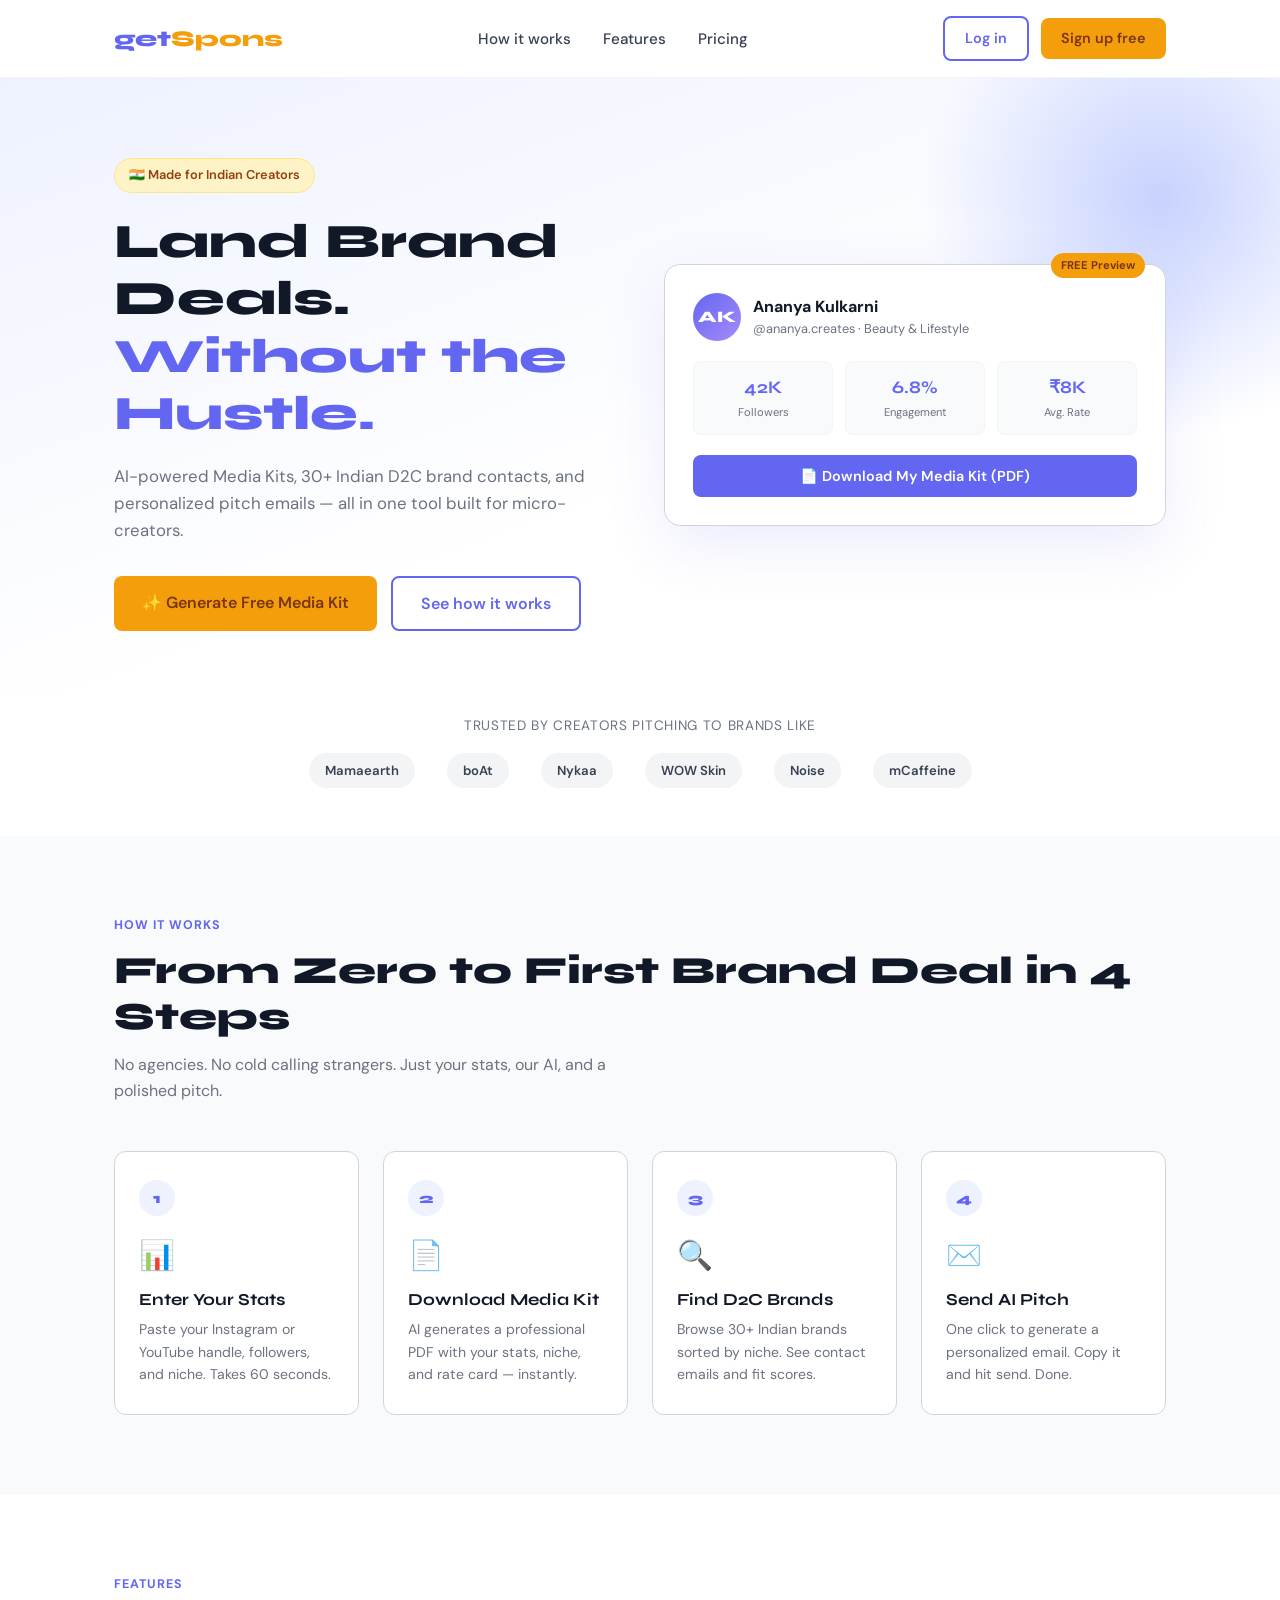
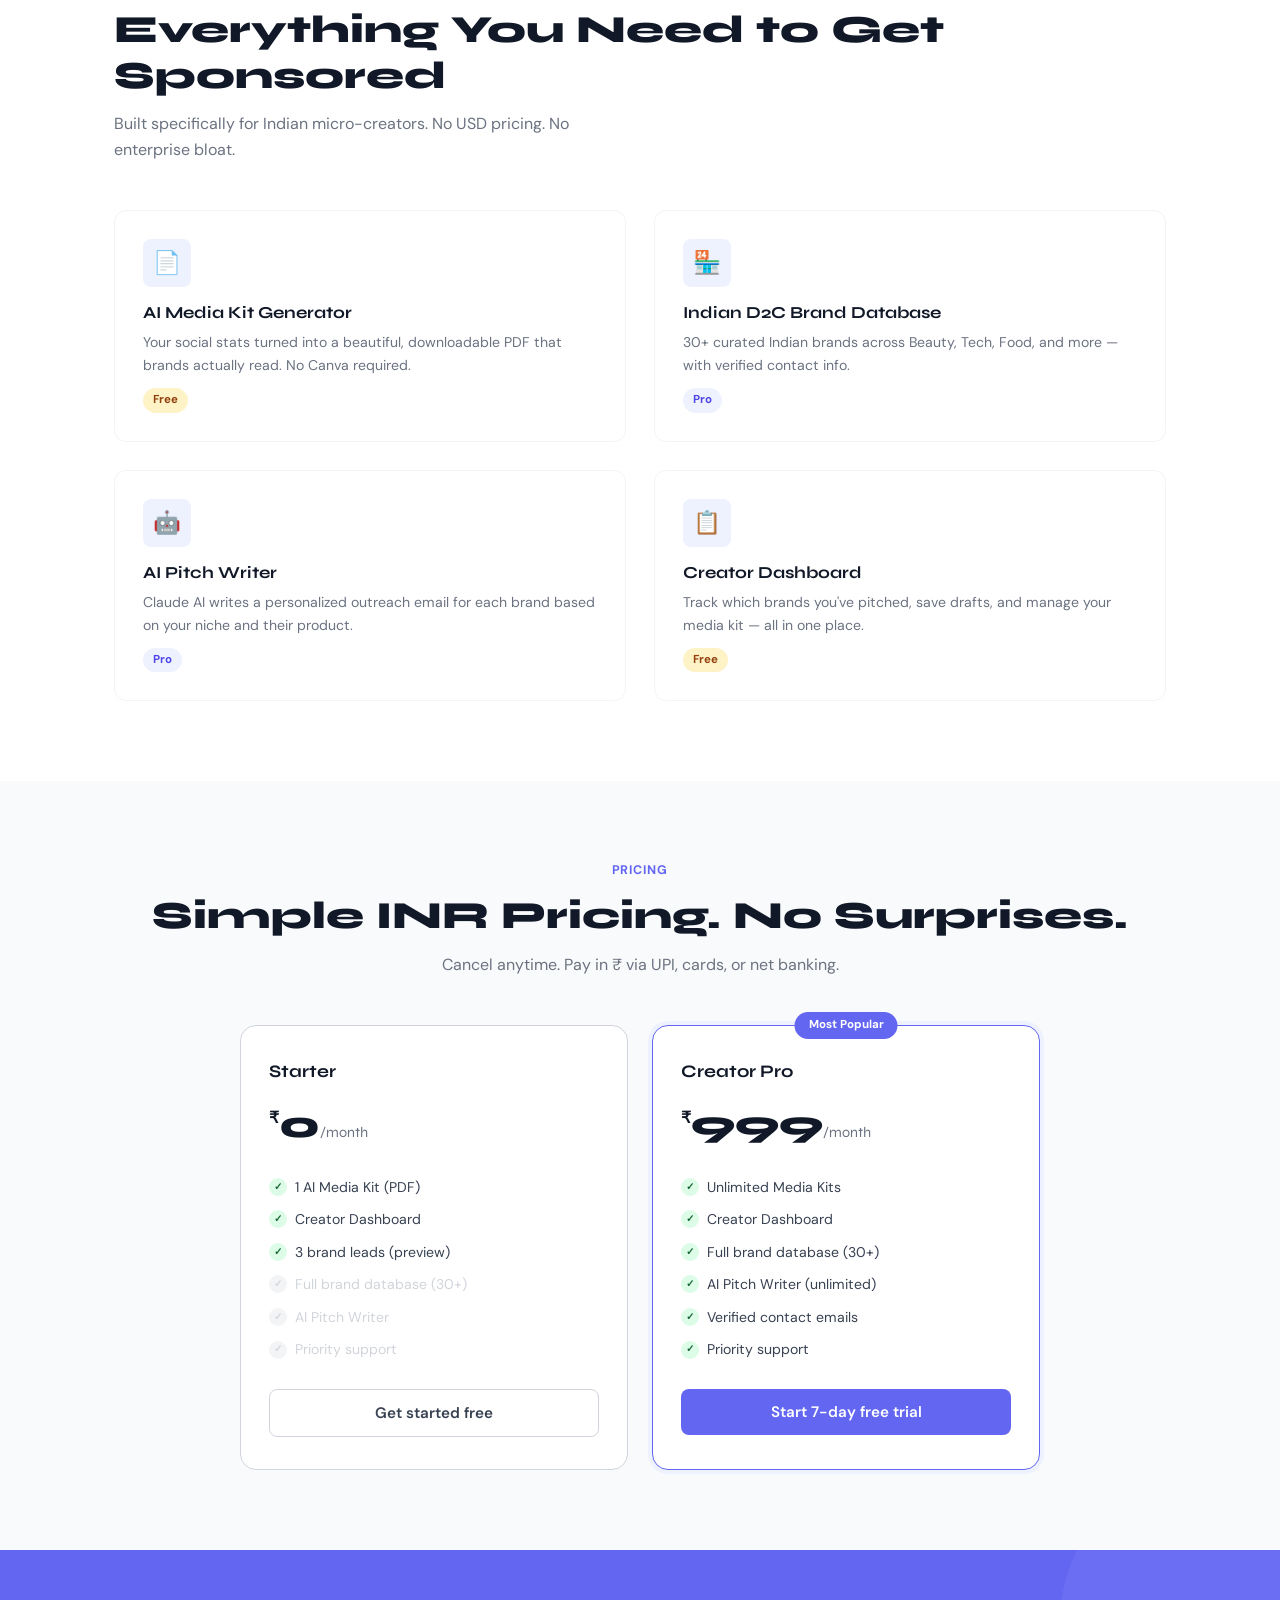
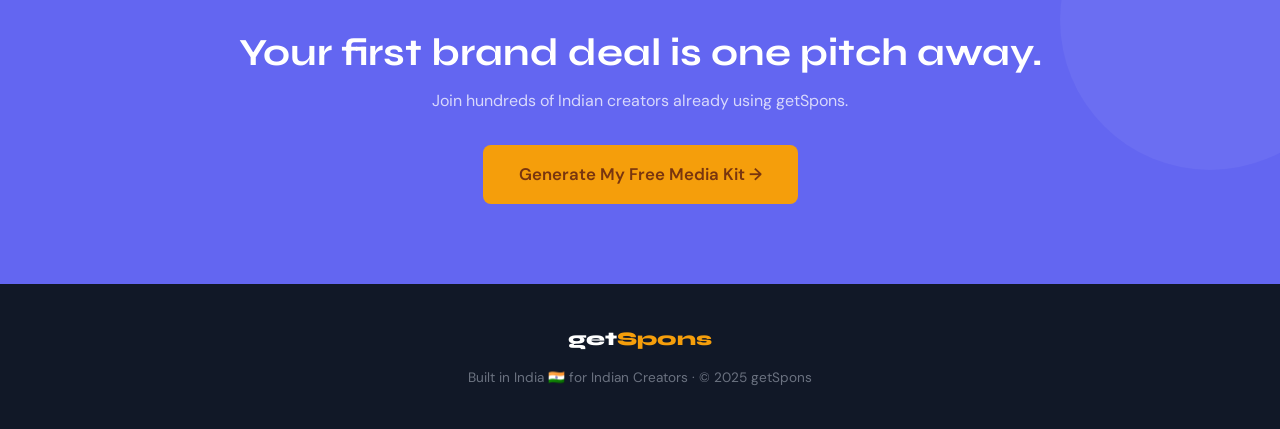
<file: index.html>
<!DOCTYPE html>
<html lang="en">
<head>
  <meta charset="UTF-8" />
  <meta name="viewport" content="width=device-width, initial-scale=1.0" />
  <title>getSpons — Sponsorships for Indian Creators</title>

  <!-- Google Fonts: Syne (headings) + DM Sans (body) -->
  <link href="https://fonts.googleapis.com/css2?family=Syne:wght@700;800&family=DM+Sans:wght@400;500;600&display=swap" rel="stylesheet" />

  <style>
    /* ─── CSS Variables ─── */
    :root {
      --purple: #6366F1;
      --purple-dark: #4F46E5;
      --purple-light: #EEF2FF;
      --gold: #F59E0B;
      --gold-light: #FEF3C7;
      --white: #FFFFFF;
      --gray-50: #F9FAFB;
      --gray-100: #F3F4F6;
      --gray-300: #D1D5DB;
      --gray-500: #6B7280;
      --gray-700: #374151;
      --gray-900: #111827;
      --radius: 12px;
      --radius-sm: 8px;
    }

    /* ─── Reset & Base ─── */
    *, *::before, *::after { box-sizing: border-box; margin: 0; padding: 0; }

    body {
      font-family: 'DM Sans', sans-serif;
      background: var(--white);
      color: var(--gray-900);
      line-height: 1.6;
      overflow-x: hidden;
    }

    h1, h2, h3 { font-family: 'Syne', sans-serif; line-height: 1.2; }

    a { text-decoration: none; color: inherit; }

    img { max-width: 100%; }

    /* ─── Utility ─── */
    .container {
      max-width: 1100px;
      margin: 0 auto;
      padding: 0 24px;
    }

    .btn-primary {
      display: inline-block;
      background: var(--gold);
      color: #78350F;
      font-family: 'DM Sans', sans-serif;
      font-weight: 600;
      font-size: 1rem;
      padding: 14px 28px;
      border-radius: var(--radius-sm);
      border: none;
      cursor: pointer;
      transition: background 0.2s, transform 0.1s;
    }
    .btn-primary:hover { background: #FBBF24; }
    .btn-primary:active { transform: scale(0.98); }

    .btn-outline {
      display: inline-block;
      background: transparent;
      color: var(--purple);
      font-family: 'DM Sans', sans-serif;
      font-weight: 600;
      font-size: 1rem;
      padding: 13px 28px;
      border-radius: var(--radius-sm);
      border: 2px solid var(--purple);
      cursor: pointer;
      transition: background 0.2s;
    }
    .btn-outline:hover { background: var(--purple-light); }

    /* ─── NAV ─── */
    nav {
      position: sticky;
      top: 0;
      z-index: 100;
      background: rgba(255,255,255,0.95);
      backdrop-filter: blur(8px);
      border-bottom: 1px solid var(--gray-100);
      padding: 16px 0;
    }

    .nav-inner {
      display: flex;
      align-items: center;
      justify-content: space-between;
    }

    .nav-logo {
      font-family: 'Syne', sans-serif;
      font-size: 1.4rem;
      font-weight: 800;
      color: var(--purple);
    }

    .nav-logo span { color: var(--gold); }

    .nav-links {
      display: flex;
      align-items: center;
      gap: 32px;
      list-style: none;
    }

    .nav-links li a {
      font-size: 0.95rem;
      color: var(--gray-700);
      font-weight: 500;
      transition: color 0.2s;
    }
    .nav-links li a:hover { color: var(--purple); }

    .nav-cta { display: flex; gap: 12px; align-items: center; }

    /* ─── HERO ─── */
    .hero {
      padding: 80px 0 64px;
      background: linear-gradient(160deg, var(--purple-light) 0%, var(--white) 60%);
      position: relative;
      overflow: hidden;
    }

    /* decorative blob */
    .hero::before {
      content: '';
      position: absolute;
      top: -120px; right: -120px;
      width: 480px; height: 480px;
      background: radial-gradient(circle, #C7D2FE 0%, transparent 70%);
      border-radius: 50%;
      pointer-events: none;
    }

    .hero-inner {
      display: grid;
      grid-template-columns: 1fr 1fr;
      gap: 48px;
      align-items: center;
    }

    .hero-badge {
      display: inline-flex;
      align-items: center;
      gap: 8px;
      background: var(--gold-light);
      color: #92400E;
      font-size: 0.8rem;
      font-weight: 600;
      padding: 6px 14px;
      border-radius: 999px;
      margin-bottom: 20px;
      border: 1px solid #FDE68A;
    }

    .hero h1 {
      font-size: clamp(2rem, 5vw, 3rem);
      font-weight: 800;
      color: var(--gray-900);
      margin-bottom: 20px;
    }

    .hero h1 .highlight {
      color: var(--purple);
      position: relative;
    }

    .hero p {
      font-size: 1.05rem;
      color: var(--gray-500);
      margin-bottom: 32px;
      max-width: 480px;
    }

    .hero-actions { display: flex; gap: 14px; flex-wrap: wrap; }

    /* Media Kit Preview Card */
    .hero-card {
      background: var(--white);
      border: 1px solid var(--gray-300);
      border-radius: 16px;
      padding: 28px;
      box-shadow: 0 20px 60px rgba(99,102,241,0.12);
      position: relative;
    }

    .hero-card-header {
      display: flex;
      align-items: center;
      gap: 12px;
      margin-bottom: 20px;
    }

    .avatar {
      width: 48px; height: 48px;
      border-radius: 50%;
      background: linear-gradient(135deg, var(--purple), #A78BFA);
      display: flex;
      align-items: center;
      justify-content: center;
      font-family: 'Syne', sans-serif;
      font-weight: 800;
      color: white;
      font-size: 1rem;
    }

    .hero-card-title { font-size: 1rem; font-weight: 700; }
    .hero-card-sub { font-size: 0.8rem; color: var(--gray-500); }

    .stats-row {
      display: grid;
      grid-template-columns: repeat(3, 1fr);
      gap: 12px;
      margin-bottom: 20px;
    }

    .stat-box {
      background: var(--gray-50);
      border: 1px solid var(--gray-100);
      border-radius: var(--radius-sm);
      padding: 12px;
      text-align: center;
    }

    .stat-num {
      font-family: 'Syne', sans-serif;
      font-weight: 700;
      font-size: 1.1rem;
      color: var(--purple);
    }

    .stat-label { font-size: 0.7rem; color: var(--gray-500); margin-top: 2px; }

    .kit-btn {
      width: 100%;
      text-align: center;
      background: var(--purple);
      color: white;
      border: none;
      padding: 12px;
      border-radius: var(--radius-sm);
      font-family: 'DM Sans', sans-serif;
      font-weight: 600;
      font-size: 0.9rem;
      cursor: pointer;
      transition: background 0.2s;
    }
    .kit-btn:hover { background: var(--purple-dark); }

    .card-badge {
      position: absolute;
      top: -12px; right: 20px;
      background: var(--gold);
      color: #78350F;
      font-size: 0.7rem;
      font-weight: 700;
      padding: 4px 10px;
      border-radius: 999px;
    }

    /* ─── SOCIAL PROOF ─── */
    .social-proof {
      padding: 20px 0 48px;
      text-align: center;
    }

    .social-proof p {
      font-size: 0.85rem;
      color: var(--gray-500);
      margin-bottom: 16px;
      text-transform: uppercase;
      letter-spacing: 0.05em;
    }

    .brand-logos {
      display: flex;
      align-items: center;
      justify-content: center;
      gap: 32px;
      flex-wrap: wrap;
    }

    .brand-pill {
      background: var(--gray-100);
      color: var(--gray-700);
      font-size: 0.82rem;
      font-weight: 600;
      padding: 7px 16px;
      border-radius: 999px;
    }

    /* ─── HOW IT WORKS ─── */
    .how {
      padding: 80px 0;
      background: var(--gray-50);
    }

    .section-tag {
      font-size: 0.78rem;
      font-weight: 700;
      letter-spacing: 0.08em;
      text-transform: uppercase;
      color: var(--purple);
      margin-bottom: 12px;
    }

    .section-title {
      font-family: 'Syne', sans-serif;
      font-size: clamp(1.6rem, 4vw, 2.4rem);
      font-weight: 800;
      color: var(--gray-900);
      margin-bottom: 12px;
    }

    .section-sub {
      font-size: 1rem;
      color: var(--gray-500);
      max-width: 520px;
    }

    .section-head { margin-bottom: 48px; }

    .steps-grid {
      display: grid;
      grid-template-columns: repeat(auto-fit, minmax(220px, 1fr));
      gap: 24px;
    }

    .step-card {
      background: var(--white);
      border: 1px solid var(--gray-300);
      border-radius: var(--radius);
      padding: 28px 24px;
      position: relative;
      transition: box-shadow 0.2s, transform 0.2s;
    }
    .step-card:hover { transform: translateY(-4px); box-shadow: 0 12px 32px rgba(99,102,241,0.1); }

    .step-num {
      width: 36px; height: 36px;
      background: var(--purple-light);
      color: var(--purple);
      border-radius: 50%;
      font-family: 'Syne', sans-serif;
      font-weight: 800;
      font-size: 0.9rem;
      display: flex; align-items: center; justify-content: center;
      margin-bottom: 16px;
    }

    .step-icon {
      font-size: 1.8rem;
      margin-bottom: 12px;
    }

    .step-card h3 {
      font-size: 1.05rem;
      font-weight: 700;
      margin-bottom: 8px;
    }

    .step-card p {
      font-size: 0.88rem;
      color: var(--gray-500);
      line-height: 1.6;
    }

    /* ─── FEATURES ─── */
    .features { padding: 80px 0; }

    .features-grid {
      display: grid;
      grid-template-columns: 1fr 1fr;
      gap: 28px;
    }

    .feature-card {
      border: 1px solid var(--gray-100);
      border-radius: var(--radius);
      padding: 28px;
      transition: border-color 0.2s, box-shadow 0.2s;
    }
    .feature-card:hover { border-color: var(--purple); box-shadow: 0 0 0 3px var(--purple-light); }

    .feature-icon {
      width: 48px; height: 48px;
      background: var(--purple-light);
      border-radius: var(--radius-sm);
      display: flex; align-items: center; justify-content: center;
      font-size: 1.4rem;
      margin-bottom: 16px;
    }

    .feature-card h3 { font-size: 1.05rem; font-weight: 700; margin-bottom: 8px; }
    .feature-card p { font-size: 0.88rem; color: var(--gray-500); }

    .feature-tag {
      display: inline-block;
      margin-top: 12px;
      font-size: 0.72rem;
      font-weight: 700;
      padding: 3px 10px;
      border-radius: 999px;
      background: var(--gold-light);
      color: #92400E;
    }
    .feature-tag.pro { background: var(--purple-light); color: var(--purple-dark); }

    /* ─── PRICING ─── */
    .pricing {
      padding: 80px 0;
      background: var(--gray-50);
    }

    .pricing-grid {
      display: grid;
      grid-template-columns: 1fr 1fr;
      gap: 24px;
      max-width: 800px;
      margin: 0 auto;
    }

    .plan-card {
      background: var(--white);
      border: 1.5px solid var(--gray-300);
      border-radius: 16px;
      padding: 32px 28px;
      position: relative;
    }

    .plan-card.featured {
      border-color: var(--purple);
      box-shadow: 0 0 0 4px var(--purple-light);
    }

    .plan-badge {
      position: absolute;
      top: -14px; left: 50%;
      transform: translateX(-50%);
      background: var(--purple);
      color: white;
      font-size: 0.72rem;
      font-weight: 700;
      padding: 4px 14px;
      border-radius: 999px;
      white-space: nowrap;
    }

    .plan-name {
      font-family: 'Syne', sans-serif;
      font-size: 1.1rem;
      font-weight: 700;
      margin-bottom: 8px;
    }

    .plan-price {
      font-family: 'Syne', sans-serif;
      font-size: 2.4rem;
      font-weight: 800;
      color: var(--gray-900);
    }
    .plan-price sup { font-size: 1rem; vertical-align: super; }
    .plan-price span { font-size: 0.9rem; color: var(--gray-500); font-weight: 400; }

    .plan-features {
      list-style: none;
      margin: 20px 0 28px;
      display: flex;
      flex-direction: column;
      gap: 10px;
    }

    .plan-features li {
      display: flex;
      align-items: center;
      gap: 8px;
      font-size: 0.88rem;
      color: var(--gray-700);
    }

    .plan-features li::before {
      content: '✓';
      width: 18px; height: 18px;
      background: #DCFCE7;
      color: #166534;
      border-radius: 50%;
      display: flex; align-items: center; justify-content: center;
      font-size: 0.65rem;
      font-weight: 700;
      flex-shrink: 0;
    }

    .plan-features li.muted { color: var(--gray-300); }
    .plan-features li.muted::before { background: var(--gray-100); color: var(--gray-300); }

    .plan-btn {
      width: 100%;
      padding: 13px;
      border-radius: var(--radius-sm);
      font-family: 'DM Sans', sans-serif;
      font-weight: 600;
      font-size: 0.95rem;
      cursor: pointer;
      transition: all 0.2s;
    }

    .plan-btn-free {
      background: transparent;
      color: var(--gray-700);
      border: 1.5px solid var(--gray-300);
    }
    .plan-btn-free:hover { border-color: var(--purple); color: var(--purple); }

    .plan-btn-pro {
      background: var(--purple);
      color: white;
      border: none;
    }
    .plan-btn-pro:hover { background: var(--purple-dark); }

    /* ─── CTA SECTION ─── */
    .cta-section {
      padding: 80px 0;
      background: var(--purple);
      text-align: center;
      position: relative;
      overflow: hidden;
    }

    .cta-section::before {
      content: '';
      position: absolute;
      top: -80px; right: -80px;
      width: 300px; height: 300px;
      background: rgba(255,255,255,0.05);
      border-radius: 50%;
    }

    .cta-section h2 {
      font-size: clamp(1.6rem, 4vw, 2.4rem);
      color: white;
      margin-bottom: 12px;
    }

    .cta-section p {
      color: rgba(255,255,255,0.75);
      font-size: 1rem;
      margin-bottom: 32px;
    }

    .cta-section .btn-primary { font-size: 1.05rem; padding: 16px 36px; }

    /* ─── FOOTER ─── */
    footer {
      background: var(--gray-900);
      color: var(--gray-500);
      padding: 40px 0;
      text-align: center;
      font-size: 0.85rem;
    }

    footer .footer-logo {
      font-family: 'Syne', sans-serif;
      font-size: 1.2rem;
      font-weight: 800;
      color: white;
      margin-bottom: 12px;
    }

    footer .footer-logo span { color: var(--gold); }

    /* ─── HAMBURGER (mobile nav) ─── */
    .hamburger {
      display: none;
      background: none;
      border: none;
      cursor: pointer;
      flex-direction: column;
      gap: 5px;
      padding: 4px;
    }
    .hamburger span {
      display: block;
      width: 22px; height: 2px;
      background: var(--gray-700);
      border-radius: 2px;
      transition: all 0.3s;
    }

    /* ─── MOBILE ─── */
    @media (max-width: 768px) {
      .nav-links, .nav-cta { display: none; }
      .hamburger { display: flex; }

      .nav-links.open {
        display: flex;
        flex-direction: column;
        position: absolute;
        top: 65px; left: 0; right: 0;
        background: white;
        padding: 20px 24px;
        border-bottom: 1px solid var(--gray-100);
        gap: 16px;
        box-shadow: 0 8px 24px rgba(0,0,0,0.08);
      }

      .nav-cta.open {
        display: flex;
        flex-direction: column;
        position: absolute;
        top: 220px; left: 0; right: 0;
        background: white;
        padding: 0 24px 20px;
        gap: 10px;
      }

      .hero-inner { grid-template-columns: 1fr; }
      .hero-card { display: none; } /* hide card on mobile hero */
      .hero { padding: 48px 0 40px; }

      .features-grid { grid-template-columns: 1fr; }
      .pricing-grid { grid-template-columns: 1fr; }

      .steps-grid { grid-template-columns: 1fr; }
    }
  </style>
</head>
<body>

  <!-- ===== NAV ===== -->
  <nav>
    <div class="container nav-inner">
      <a href="index.html" class="nav-logo">get<span>Spons</span></a>

      <ul class="nav-links" id="navLinks">
        <li><a href="#how-it-works">How it works</a></li>
        <li><a href="#features">Features</a></li>
        <li><a href="#pricing">Pricing</a></li>
      </ul>

      <div class="nav-cta" id="navCta">
        <a href="login.html" class="btn-outline" style="padding: 9px 20px; font-size:0.9rem;">Log in</a>
        <a href="signup.html" class="btn-primary" style="padding: 9px 20px; font-size:0.9rem;">Sign up free</a>
      </div>

      <button class="hamburger" id="hamburger" aria-label="Toggle menu">
        <span></span><span></span><span></span>
      </button>
    </div>
  </nav>

  <!-- ===== HERO ===== -->
  <section class="hero">
    <div class="container hero-inner">

      <div class="hero-text">
        <div class="hero-badge">🇮🇳 Made for Indian Creators</div>
        <h1>Land Brand Deals.<br><span class="highlight">Without the Hustle.</span></h1>
        <p>
          AI-powered Media Kits, 30+ Indian D2C brand contacts, and
          personalized pitch emails — all in one tool built for micro-creators.
        </p>
        <div class="hero-actions">
          <a href="signup.html" class="btn-primary">✨ Generate Free Media Kit</a>
          <a href="#how-it-works" class="btn-outline">See how it works</a>
        </div>
      </div>

      <!-- Preview Card (desktop only) -->
      <div class="hero-card">
        <div class="card-badge">FREE Preview</div>
        <div class="hero-card-header">
          <div class="avatar">AK</div>
          <div>
            <div class="hero-card-title">Ananya Kulkarni</div>
            <div class="hero-card-sub">@ananya.creates · Beauty & Lifestyle</div>
          </div>
        </div>
        <div class="stats-row">
          <div class="stat-box">
            <div class="stat-num">42K</div>
            <div class="stat-label">Followers</div>
          </div>
          <div class="stat-box">
            <div class="stat-num">6.8%</div>
            <div class="stat-label">Engagement</div>
          </div>
          <div class="stat-box">
            <div class="stat-num">₹8K</div>
            <div class="stat-label">Avg. Rate</div>
          </div>
        </div>
        <button class="kit-btn" onclick="window.location.href='signup.html'">
          📄 Download My Media Kit (PDF)
        </button>
      </div>

    </div>
  </section>

  <!-- ===== SOCIAL PROOF ===== -->
  <section class="social-proof">
    <div class="container">
      <p>Trusted by creators pitching to brands like</p>
      <div class="brand-logos">
        <span class="brand-pill">Mamaearth</span>
        <span class="brand-pill">boAt</span>
        <span class="brand-pill">Nykaa</span>
        <span class="brand-pill">WOW Skin</span>
        <span class="brand-pill">Noise</span>
        <span class="brand-pill">mCaffeine</span>
      </div>
    </div>
  </section>

  <!-- ===== HOW IT WORKS ===== -->
  <section class="how" id="how-it-works">
    <div class="container">
      <div class="section-head">
        <div class="section-tag">How it works</div>
        <h2 class="section-title">From Zero to First Brand Deal in 4 Steps</h2>
        <p class="section-sub">No agencies. No cold calling strangers. Just your stats, our AI, and a polished pitch.</p>
      </div>

      <div class="steps-grid">
        <div class="step-card">
          <div class="step-num">1</div>
          <div class="step-icon">📊</div>
          <h3>Enter Your Stats</h3>
          <p>Paste your Instagram or YouTube handle, followers, and niche. Takes 60 seconds.</p>
        </div>
        <div class="step-card">
          <div class="step-num">2</div>
          <div class="step-icon">📄</div>
          <h3>Download Media Kit</h3>
          <p>AI generates a professional PDF with your stats, niche, and rate card — instantly.</p>
        </div>
        <div class="step-card">
          <div class="step-num">3</div>
          <div class="step-icon">🔍</div>
          <h3>Find D2C Brands</h3>
          <p>Browse 30+ Indian brands sorted by niche. See contact emails and fit scores.</p>
        </div>
        <div class="step-card">
          <div class="step-num">4</div>
          <div class="step-icon">✉️</div>
          <h3>Send AI Pitch</h3>
          <p>One click to generate a personalized email. Copy it and hit send. Done.</p>
        </div>
      </div>
    </div>
  </section>

  <!-- ===== FEATURES ===== -->
  <section class="features" id="features">
    <div class="container">
      <div class="section-head">
        <div class="section-tag">Features</div>
        <h2 class="section-title">Everything You Need to Get Sponsored</h2>
        <p class="section-sub">Built specifically for Indian micro-creators. No USD pricing. No enterprise bloat.</p>
      </div>

      <div class="features-grid">
        <div class="feature-card">
          <div class="feature-icon">📄</div>
          <h3>AI Media Kit Generator</h3>
          <p>Your social stats turned into a beautiful, downloadable PDF that brands actually read. No Canva required.</p>
          <span class="feature-tag">Free</span>
        </div>
        <div class="feature-card">
          <div class="feature-icon">🏪</div>
          <h3>Indian D2C Brand Database</h3>
          <p>30+ curated Indian brands across Beauty, Tech, Food, and more — with verified contact info.</p>
          <span class="feature-tag pro">Pro</span>
        </div>
        <div class="feature-card">
          <div class="feature-icon">🤖</div>
          <h3>AI Pitch Writer</h3>
          <p>Claude AI writes a personalized outreach email for each brand based on your niche and their product.</p>
          <span class="feature-tag pro">Pro</span>
        </div>
        <div class="feature-card">
          <div class="feature-icon">📋</div>
          <h3>Creator Dashboard</h3>
          <p>Track which brands you've pitched, save drafts, and manage your media kit — all in one place.</p>
          <span class="feature-tag">Free</span>
        </div>
      </div>
    </div>
  </section>

  <!-- ===== PRICING ===== -->
  <section class="pricing" id="pricing">
    <div class="container">
      <div class="section-head" style="text-align:center;">
        <div class="section-tag">Pricing</div>
        <h2 class="section-title">Simple INR Pricing. No Surprises.</h2>
        <p class="section-sub" style="margin: 0 auto;">Cancel anytime. Pay in ₹ via UPI, cards, or net banking.</p>
      </div>

      <div class="pricing-grid">

        <!-- Free Plan -->
        <div class="plan-card">
          <div class="plan-name">Starter</div>
          <div class="plan-price"><sup>₹</sup>0<span>/month</span></div>
          <ul class="plan-features">
            <li>1 AI Media Kit (PDF)</li>
            <li>Creator Dashboard</li>
            <li>3 brand leads (preview)</li>
            <li class="muted">Full brand database (30+)</li>
            <li class="muted">AI Pitch Writer</li>
            <li class="muted">Priority support</li>
          </ul>
          <button class="plan-btn plan-btn-free" onclick="window.location.href='signup.html'">
            Get started free
          </button>
        </div>

        <!-- Pro Plan -->
        <div class="plan-card featured">
          <div class="plan-badge">Most Popular</div>
          <div class="plan-name">Creator Pro</div>
          <div class="plan-price"><sup>₹</sup>999<span>/month</span></div>
          <ul class="plan-features">
            <li>Unlimited Media Kits</li>
            <li>Creator Dashboard</li>
            <li>Full brand database (30+)</li>
            <li>AI Pitch Writer (unlimited)</li>
            <li>Verified contact emails</li>
            <li>Priority support</li>
          </ul>
          <button class="plan-btn plan-btn-pro" onclick="window.location.href='signup.html'">
            Start 7-day free trial
          </button>
        </div>

      </div>
    </div>
  </section>

  <!-- ===== CTA ===== -->
  <section class="cta-section">
    <div class="container">
      <h2>Your first brand deal is one pitch away.</h2>
      <p>Join hundreds of Indian creators already using getSpons.</p>
      <a href="signup.html" class="btn-primary">Generate My Free Media Kit →</a>
    </div>
  </section>

  <!-- ===== FOOTER ===== -->
  <footer>
    <div class="container">
      <div class="footer-logo">get<span>Spons</span></div>
      <p>Built in India 🇮🇳 for Indian Creators · © 2025 getSpons</p>
    </div>
  </footer>

  <!-- ===== JS: Mobile Nav Toggle ===== -->
  <script>
    const hamburger = document.getElementById('hamburger');
    const navLinks  = document.getElementById('navLinks');
    const navCta    = document.getElementById('navCta');

    hamburger.addEventListener('click', () => {
      navLinks.classList.toggle('open');
      navCta.classList.toggle('open');
    });
  </script>

</body>
</html>
</file>
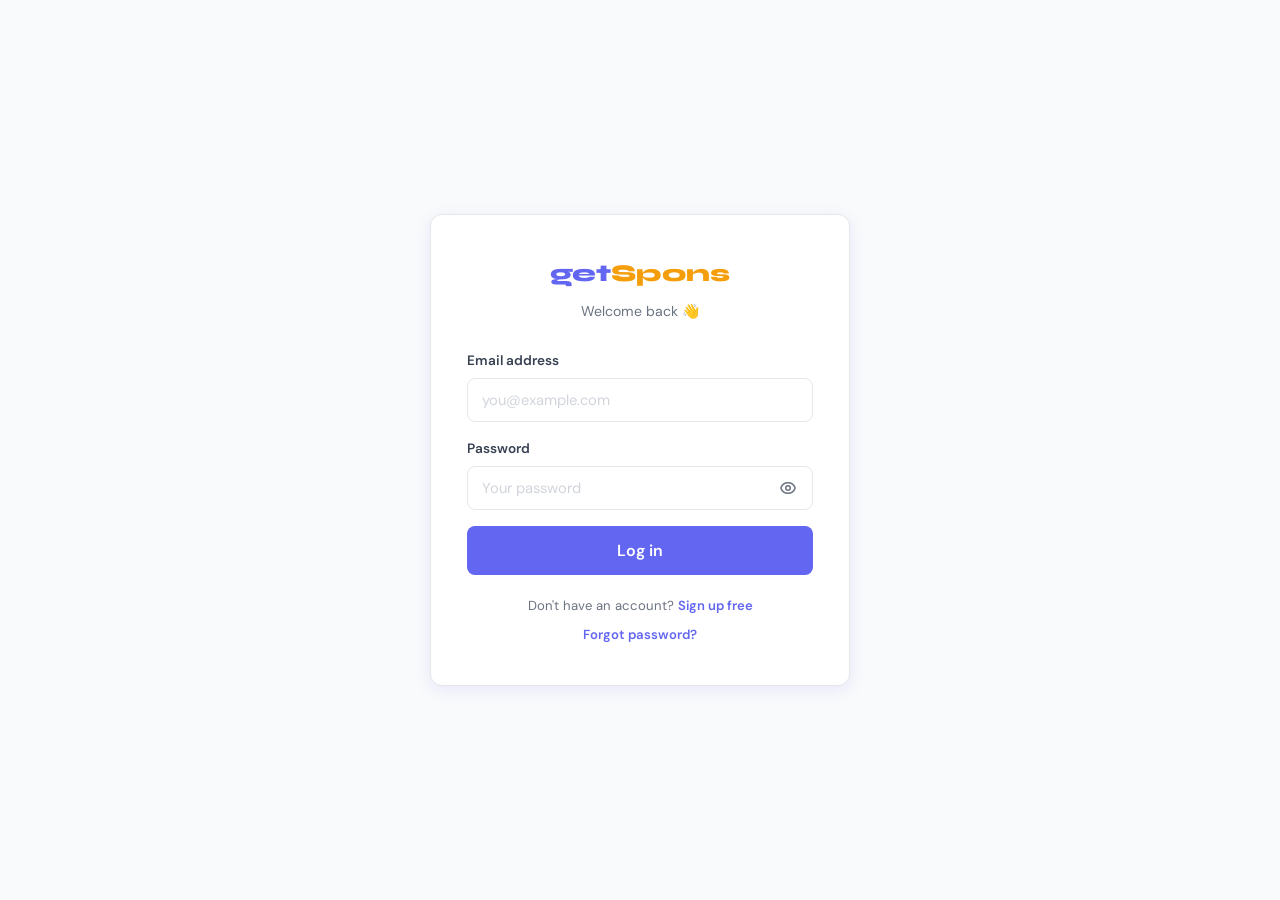
<file: frontend/brands.html>
<!DOCTYPE html>
<html lang="en">
<head>
  <meta charset="UTF-8" />
  <meta name="viewport" content="width=device-width, initial-scale=1.0" />
  <title>Find Brands — getSpons</title>
  <link rel="stylesheet" href="css/shared.css" />
  <style>
    body { background: var(--gray-50); }

    /* ── Page hero banner ── */
    .brands-hero {
      background: linear-gradient(135deg, #6366F1 0%, #4F46E5 60%, #7C3AED 100%);
      border-radius: var(--radius);
      padding: 32px 32px 28px;
      margin-bottom: 28px;
      position: relative;
      overflow: hidden;
      color: #fff;
    }
    .brands-hero::before {
      content: '';
      position: absolute;
      top: -40px; right: -40px;
      width: 220px; height: 220px;
      border-radius: 50%;
      background: rgba(255,255,255,0.06);
      pointer-events: none;
    }
    .brands-hero::after {
      content: '';
      position: absolute;
      bottom: -60px; left: 30%;
      width: 160px; height: 160px;
      border-radius: 50%;
      background: rgba(255,255,255,0.04);
      pointer-events: none;
    }
    .brands-hero h1 {
      font-size: 1.7rem;
      font-weight: 800;
      margin-bottom: 6px;
      position: relative;
    }
    .brands-hero p {
      font-size: 0.88rem;
      opacity: 0.85;
      max-width: 420px;
      position: relative;
    }
    .hero-stats {
      display: flex;
      gap: 24px;
      margin-top: 20px;
      flex-wrap: wrap;
      position: relative;
    }
    .hero-stat {
      text-align: center;
    }
    .hero-stat-num {
      font-family: 'Syne', sans-serif;
      font-size: 1.4rem;
      font-weight: 800;
      line-height: 1;
    }
    .hero-stat-label {
      font-size: 0.72rem;
      opacity: 0.75;
      margin-top: 2px;
    }

    /* ── Search + filter bar ── */
    .search-filter-bar {
      display: flex;
      align-items: center;
      gap: 12px;
      flex-wrap: wrap;
      margin-bottom: 20px;
    }
    .search-wrap {
      position: relative;
      flex: 1;
      min-width: 200px;
    }
    .search-icon {
      position: absolute;
      left: 12px;
      top: 50%;
      transform: translateY(-50%);
      color: var(--gray-400);
      pointer-events: none;
    }
    .search-input {
      width: 100%;
      padding: 10px 14px 10px 38px;
      border: 1.5px solid var(--gray-200);
      border-radius: var(--radius-sm);
      background: var(--white);
      font-size: 0.9rem;
      color: var(--gray-900);
      transition: border-color 0.2s, box-shadow 0.2s;
    }
    .search-input:focus {
      outline: none;
      border-color: var(--purple);
      box-shadow: 0 0 0 3px var(--purple-light);
    }
    .search-input::placeholder { color: var(--gray-400); }

    /* ── Niche filter pills ── */
    .niche-pills { display: flex; gap: 8px; flex-wrap: wrap; }
    .niche-pill {
      padding: 7px 16px;
      border-radius: 999px;
      font-size: 0.78rem;
      font-weight: 600;
      background: var(--white);
      border: 1.5px solid var(--gray-200);
      color: var(--gray-700);
      cursor: pointer;
      transition: all 0.15s;
      white-space: nowrap;
    }
    .niche-pill:hover  { border-color: var(--purple); color: var(--purple); }
    .niche-pill.active { background: var(--purple); border-color: var(--purple); color: #fff; box-shadow: 0 2px 8px rgba(99,102,241,0.35); }

    /* ── Results count ── */
    .results-count {
      font-size: 0.82rem;
      color: var(--gray-500);
      margin-bottom: 16px;
    }
    .results-count strong { color: var(--gray-900); }

    /* ── Brand cards grid ── */
    .brands-grid {
      display: grid;
      grid-template-columns: repeat(auto-fill, minmax(300px, 1fr));
      gap: 20px;
    }

    /* ── Brand card ── */
    .brand-card {
      background: var(--white);
      border: 1.5px solid var(--gray-200);
      border-radius: var(--radius);
      padding: 0;
      display: flex;
      flex-direction: column;
      overflow: hidden;
      transition: box-shadow 0.2s, transform 0.2s, border-color 0.2s;
      cursor: pointer;
    }
    .brand-card:hover {
      box-shadow: 0 8px 28px rgba(99,102,241,0.15);
      transform: translateY(-3px);
      border-color: var(--purple);
    }

    /* Color strip at top of card */
    .brand-card-strip {
      height: 5px;
      background: linear-gradient(90deg, var(--purple) 0%, #7C3AED 100%);
    }
    .brand-card-strip.beauty  { background: linear-gradient(90deg, #EC4899, #F472B6); }
    .brand-card-strip.tech    { background: linear-gradient(90deg, #3B82F6, #60A5FA); }
    .brand-card-strip.food    { background: linear-gradient(90deg, #F59E0B, #FBBF24); }
    .brand-card-strip.fitness { background: linear-gradient(90deg, #10B981, #34D399); }
    .brand-card-strip.finance { background: linear-gradient(90deg, #6366F1, #818CF8); }
    .brand-card-strip.fashion { background: linear-gradient(90deg, #8B5CF6, #A78BFA); }
    .brand-card-strip.lifestyle { background: linear-gradient(90deg, #F97316, #FB923C); }

    .brand-card-body { padding: 20px; flex: 1; display: flex; flex-direction: column; gap: 10px; }

    .brand-header { display: flex; align-items: flex-start; justify-content: space-between; gap: 10px; }

    /* Brand logo avatar */
    .brand-avatar {
      width: 48px;
      height: 48px;
      border-radius: 10px;
      background: var(--purple-light);
      display: flex;
      align-items: center;
      justify-content: center;
      font-family: 'Syne', sans-serif;
      font-size: 1.1rem;
      font-weight: 800;
      color: var(--purple-dark);
      flex-shrink: 0;
      border: 1.5px solid #e0e7ff;
    }

    .brand-info { flex: 1; min-width: 0; }
    .brand-name { font-size: 1.02rem; font-weight: 700; color: var(--gray-900); margin-bottom: 4px; white-space: nowrap; overflow: hidden; text-overflow: ellipsis; }

    .brand-meta { display: flex; gap: 6px; flex-wrap: wrap; }

    .brand-description {
      font-size: 0.82rem;
      color: var(--gray-500);
      line-height: 1.55;
      display: -webkit-box;
      -webkit-line-clamp: 2;
      -webkit-box-orient: vertical;
      overflow: hidden;
    }

    /* Star rating */
    .brand-rating {
      display: flex;
      align-items: center;
      gap: 4px;
      font-size: 0.78rem;
      color: var(--gray-500);
    }
    .stars { color: #F59E0B; font-size: 0.85rem; letter-spacing: 1px; }

    .brand-details-row {
      display: flex;
      gap: 16px;
      flex-wrap: wrap;
    }
    .brand-detail-item {
      font-size: 0.78rem;
      color: var(--gray-500);
    }
    .brand-detail-item span { color: var(--gray-700); font-weight: 600; }

    .brand-website {
      font-size: 0.78rem;
      color: var(--purple);
      font-weight: 500;
      white-space: nowrap;
      overflow: hidden;
      text-overflow: ellipsis;
    }
    .brand-website:hover { text-decoration: underline; }

    .card-btn-row {
      display: flex;
      gap: 8px;
      margin-top: auto;
      padding-top: 8px;
      border-top: 1px solid var(--gray-100);
    }
    .card-btn-row .btn { flex: 1; font-size: 0.78rem; }

    /* ── Skeleton loader ── */
    .skeleton {
      background: linear-gradient(90deg, var(--gray-100) 25%, var(--gray-200) 50%, var(--gray-100) 75%);
      background-size: 200% 100%;
      animation: shimmer 1.4s infinite;
      border-radius: 4px;
    }
    @keyframes shimmer { to { background-position: -200% 0; } }

    /* ── Brand Detail Modal ── */
    .brand-detail-section { margin-bottom: 14px; }
    .brand-detail-label {
      font-size: 0.7rem;
      font-weight: 700;
      text-transform: uppercase;
      letter-spacing: 0.06em;
      color: var(--purple);
      margin-bottom: 4px;
    }
    .brand-detail-value { font-size: 0.88rem; color: var(--gray-700); line-height: 1.6; }

    .brand-info-grid {
      display: grid;
      grid-template-columns: 1fr 1fr;
      gap: 12px;
      margin-bottom: 16px;
    }

    /* ── Pitch modal ── */
    .pitch-modal-header { margin-bottom: 16px; }
    .pitch-brand-name   { font-size: 1.2rem; font-weight: 800; margin-bottom: 4px; }
    .pitch-brand-sub    { font-size: 0.82rem; color: var(--gray-500); }

    .pitch-subject-box {
      background: var(--purple-light);
      border-radius: var(--radius-sm);
      padding: 12px 16px;
      margin-bottom: 12px;
    }
    .pitch-subject-label { font-size: 0.7rem; font-weight: 700; color: var(--purple); text-transform: uppercase; letter-spacing: 0.05em; margin-bottom: 6px; }

    .pitch-edit-input {
      width: 100%;
      padding: 8px 10px;
      border: 1.5px solid #c7d2fe;
      border-radius: var(--radius-sm);
      font-family: inherit;
      font-size: 0.88rem;
      font-weight: 600;
      color: var(--purple-dark);
      background: transparent;
      transition: border-color 0.2s;
    }
    .pitch-edit-input:focus { outline: none; border-color: var(--purple); }

    .pitch-body-edit {
      width: 100%;
      padding: 14px;
      border: 1.5px solid var(--gray-200);
      border-radius: var(--radius-sm);
      font-family: inherit;
      font-size: 0.85rem;
      color: var(--gray-700);
      line-height: 1.7;
      background: var(--gray-50);
      resize: vertical;
      min-height: 220px;
      max-height: 360px;
      transition: border-color 0.2s;
    }
    .pitch-body-edit:focus { outline: none; border-color: var(--purple); box-shadow: 0 0 0 3px var(--purple-light); }

    .pitch-actions { display: flex; gap: 10px; flex-wrap: wrap; margin-top: 14px; }

    /* ── Responsive ── */
    @media (max-width: 768px) {
      .brands-hero { padding: 22px 18px 18px; }
      .brands-hero h1 { font-size: 1.3rem; }
      .hero-stats { gap: 16px; }
      .brands-grid { grid-template-columns: 1fr; }
      .brand-info-grid { grid-template-columns: 1fr; }
      .search-filter-bar { flex-direction: column; align-items: stretch; }
      .search-wrap { min-width: 0; }
    }

    @media (max-width: 480px) {
      .card-btn-row { flex-direction: column; }
    }
  </style>
</head>
<body class="has-mobile-nav">

  <div class="page-wrapper">

    <!-- ── Sidebar ── -->
    <aside class="sidebar">
      <div class="sidebar-logo">get<span>Spons</span></div>
      <nav class="sidebar-nav">
        <a href="dashboard.html" class="sidebar-link"><span class="icon">🏠</span> Dashboard</a>
        <a href="brands.html"    class="sidebar-link active"><span class="icon">🏪</span> Find Brands</a>
        <a href="pitches.html"   class="sidebar-link"><span class="icon">✉️</span> My Pitches</a>
        <a href="profile.html"   class="sidebar-link"><span class="icon">👤</span> Edit Profile</a>
      </nav>
      <div class="sidebar-bottom">
        <button class="btn btn-ghost btn-full btn-sm" id="logoutBtn">Log out</button>
      </div>
    </aside>

    <!-- ── Main content ── -->
    <main class="main-content">

      <!-- Hero banner with stats -->
      <div class="brands-hero">
        <h1>Find Your Perfect Brand Deal</h1>
        <p>Browse 30+ Indian D2C brands actively looking for micro-creators like you.</p>
        <div class="hero-stats">
          <div class="hero-stat">
            <div class="hero-stat-num">30+</div>
            <div class="hero-stat-label">Active Brands</div>
          </div>
          <div class="hero-stat">
            <div class="hero-stat-num">₹5K–₹50K</div>
            <div class="hero-stat-label">Avg. Budget</div>
          </div>
          <div class="hero-stat">
            <div class="hero-stat-num">7</div>
            <div class="hero-stat-label">Categories</div>
          </div>
        </div>
      </div>

      <!-- Search bar -->
      <div class="search-filter-bar">
        <div class="search-wrap">
          <svg class="search-icon" width="16" height="16" fill="none" viewBox="0 0 24 24" stroke="currentColor">
            <path stroke-linecap="round" stroke-linejoin="round" stroke-width="2"
              d="M21 21l-4.35-4.35M17 11A6 6 0 1 1 5 11a6 6 0 0 1 12 0z"/>
          </svg>
          <input class="search-input" type="search" id="searchInput" placeholder="Search brands by name or niche…" />
        </div>
      </div>

      <!-- Niche filter pills -->
      <div class="niche-pills" id="nichePills" style="margin-bottom:20px">
        <button class="niche-pill active" data-niche="">All</button>
        <button class="niche-pill" data-niche="Beauty">💄 Beauty</button>
        <button class="niche-pill" data-niche="Tech">💻 Tech</button>
        <button class="niche-pill" data-niche="Food">🍕 Food</button>
        <button class="niche-pill" data-niche="Fitness">💪 Fitness</button>
        <button class="niche-pill" data-niche="Finance">💰 Finance</button>
        <button class="niche-pill" data-niche="Fashion">👗 Fashion</button>
        <button class="niche-pill" data-niche="Lifestyle">✨ Lifestyle</button>
      </div>

      <!-- Results count -->
      <p class="results-count" id="resultsCount"></p>

      <!-- Alert -->
      <div class="alert" id="alertBox" style="margin-bottom:16px"></div>

      <!-- Brands grid -->
      <div id="brandsGrid" class="brands-grid">
        <!-- Skeletons shown while loading -->
        <div class="brand-card">
          <div class="brand-card-strip"></div>
          <div class="brand-card-body">
            <div style="display:flex;gap:12px;align-items:flex-start">
              <div class="skeleton" style="width:48px;height:48px;border-radius:10px;flex-shrink:0"></div>
              <div style="flex:1">
                <div class="skeleton" style="height:16px;width:60%;margin-bottom:8px"></div>
                <div class="skeleton" style="height:12px;width:40%"></div>
              </div>
            </div>
            <div class="skeleton" style="height:12px;width:100%;margin-top:4px"></div>
            <div class="skeleton" style="height:12px;width:80%"></div>
            <div class="skeleton" style="height:34px;margin-top:8px"></div>
          </div>
        </div>
        <div class="brand-card">
          <div class="brand-card-strip"></div>
          <div class="brand-card-body">
            <div style="display:flex;gap:12px;align-items:flex-start">
              <div class="skeleton" style="width:48px;height:48px;border-radius:10px;flex-shrink:0"></div>
              <div style="flex:1">
                <div class="skeleton" style="height:16px;width:60%;margin-bottom:8px"></div>
                <div class="skeleton" style="height:12px;width:40%"></div>
              </div>
            </div>
            <div class="skeleton" style="height:12px;width:100%;margin-top:4px"></div>
            <div class="skeleton" style="height:12px;width:80%"></div>
            <div class="skeleton" style="height:34px;margin-top:8px"></div>
          </div>
        </div>
        <div class="brand-card">
          <div class="brand-card-strip"></div>
          <div class="brand-card-body">
            <div style="display:flex;gap:12px;align-items:flex-start">
              <div class="skeleton" style="width:48px;height:48px;border-radius:10px;flex-shrink:0"></div>
              <div style="flex:1">
                <div class="skeleton" style="height:16px;width:60%;margin-bottom:8px"></div>
                <div class="skeleton" style="height:12px;width:40%"></div>
              </div>
            </div>
            <div class="skeleton" style="height:12px;width:100%;margin-top:4px"></div>
            <div class="skeleton" style="height:12px;width:80%"></div>
            <div class="skeleton" style="height:34px;margin-top:8px"></div>
          </div>
        </div>
      </div>

    </main>
  </div>

  <!-- ── Brand Detail Modal ── -->
  <div class="modal-backdrop" id="brandModal">
    <div class="modal" style="max-width:600px">
      <button class="modal-close" id="brandModalClose">✕</button>
      <div id="brandModalContent">
        <div class="skeleton" style="height:24px;width:50%;margin-bottom:16px"></div>
        <div class="skeleton" style="height:14px;width:100%;margin-bottom:8px"></div>
        <div class="skeleton" style="height:14px;width:80%"></div>
      </div>
    </div>
  </div>

  <!-- ── Pitch Modal ── -->
  <div class="modal-backdrop" id="pitchModal">
    <div class="modal">
      <button class="modal-close" id="modalClose">✕</button>
      <div class="pitch-modal-header">
        <div class="pitch-brand-name" id="modalBrandName">Loading…</div>
        <div class="pitch-brand-sub" id="modalBrandSub"></div>
      </div>

      <div id="pitchLoading" style="text-align:center;padding:40px 0">
        <span class="spinner spinner-purple" style="width:32px;height:32px;border-width:3px"></span>
        <p style="margin-top:12px;font-size:0.88rem;color:var(--gray-500)">AI is writing your pitch…</p>
      </div>

      <div id="pitchContent" style="display:none">
        <div class="pitch-subject-box">
          <div class="pitch-subject-label">Subject Line</div>
          <input class="pitch-edit-input" id="pitchSubjectEdit" type="text" placeholder="Subject line" />
        </div>
        <textarea class="pitch-body-edit" id="pitchBodyEdit" placeholder="Email body"></textarea>
        <div class="alert" id="pitchSaveAlert" style="margin-top:8px"></div>
        <div class="pitch-actions">
          <button class="btn btn-primary" id="savePitchBtn">💾 Save Changes</button>
          <button class="btn btn-outline" id="copyPitchBtn">📋 Copy Email</button>
          <a class="btn btn-ghost" id="emailDirectBtn" href="#" target="_blank">✉️ Open in Gmail</a>
        </div>
      </div>

      <div id="pitchError" style="display:none;text-align:center;padding:24px 0;color:var(--red)"></div>
    </div>
  </div>

  <!-- Mobile nav -->
  <nav class="mobile-nav">
    <a href="dashboard.html"><span class="icon">🏠</span>Home</a>
    <a href="brands.html" class="active"><span class="icon">🏪</span>Brands</a>
    <a href="pitches.html"><span class="icon">✉️</span>Pitches</a>
    <a href="profile.html"><span class="icon">👤</span>Profile</a>
  </nav>

  <script type="module">
    import { API, getToken } from './js/api.js';

    if (!getToken()) window.location.href = 'login.html';
    document.getElementById('logoutBtn')?.addEventListener('click', () => API.logout());

    /* ── State ─────────────────────────────────────────────────────── */
    let allBrands        = [];     // full dataset from API
    let currentNiche     = '';
    let currentSearch    = '';
    let currentPitchId   = null;
    let currentContactEmail = '';

    /* ── Niche → CSS class mapping ─────────────────────────────────── */
    const nicheClass = {
      Beauty: 'beauty', Tech: 'tech', Food: 'food',
      Fitness: 'fitness', Finance: 'finance', Fashion: 'fashion', Lifestyle: 'lifestyle',
    };

    /* ── Helpers ────────────────────────────────────────────────────── */
    function fmtFollowers(n) {
      if (!n) return '—';
      if (n >= 1e6) return (n / 1e6).toFixed(1) + 'M+';
      if (n >= 1000) return (n / 1000).toFixed(0) + 'K+';
      return n.toLocaleString();
    }

    function escHtml(str) {
      return String(str || '')
        .replace(/&/g,'&amp;').replace(/</g,'&lt;')
        .replace(/>/g,'&gt;').replace(/"/g,'&quot;');
    }

    // Generate a deterministic star rating from brand id (1–5 scale, biased toward 4–5)
    function fakeRating(id) {
      const hash = [...(id || 'x')].reduce((a,c) => a + c.charCodeAt(0), 0);
      return (3.5 + (hash % 15) / 10).toFixed(1);
    }

    function renderStars(rating) {
      const full  = Math.floor(rating);
      const half  = rating - full >= 0.5 ? 1 : 0;
      const empty = 5 - full - half;
      return '★'.repeat(full) + (half ? '½' : '') + '☆'.repeat(empty);
    }

    // Get initials avatar text from brand name
    function getInitials(name) {
      return (name || '?').split(' ').map(w => w[0]).join('').slice(0, 2).toUpperCase();
    }

    /* ── Render brands into grid ────────────────────────────────────── */
    function renderBrands(brands) {
      const grid = document.getElementById('brandsGrid');
      const countEl = document.getElementById('resultsCount');

      if (!brands.length) {
        countEl.textContent = '';
        grid.innerHTML = `
          <div class="empty-state" style="grid-column:1/-1">
            <div class="empty-icon">🔍</div>
            <p>No brands found. Try a different filter or search term.</p>
          </div>`;
        return;
      }

      countEl.innerHTML = `Showing <strong>${brands.length}</strong> brand${brands.length !== 1 ? 's' : ''}`;

      grid.innerHTML = brands.map(b => {
        const rating    = fakeRating(b.id);
        const stripCls  = nicheClass[b.niche] || '';
        const initials  = getInitials(b.name);
        const desc      = b.description || `${b.niche || 'D2C'} brand based in India, looking for creator collaborations.`;

        return `
        <div class="brand-card" onclick="openBrandModal('${escHtml(b.id)}')">
          <div class="brand-card-strip ${stripCls}"></div>
          <div class="brand-card-body">

            <div class="brand-header">
              <div class="brand-avatar">${initials}</div>
              <div class="brand-info">
                <div class="brand-name" title="${escHtml(b.name)}">${escHtml(b.name)}</div>
                <div class="brand-meta">
                  <span class="badge badge-purple">${escHtml(b.niche || '—')}</span>
                  ${b.country ? `<span class="badge badge-gray">${escHtml(b.country)}</span>` : ''}
                </div>
              </div>
            </div>

            <p class="brand-description">${escHtml(desc)}</p>

            <div class="brand-rating">
              <span class="stars">${renderStars(parseFloat(rating))}</span>
              <span>${rating}</span>
            </div>

            <div class="brand-details-row">
              <div class="brand-detail-item">
                Min. followers: <span>${fmtFollowers(b.min_followers)}</span>
              </div>
              ${b.campaign_budget_max ? `<div class="brand-detail-item">Budget: <span>₹${(b.campaign_budget_max/1000).toFixed(0)}K</span></div>` : ''}
            </div>

            ${b.website ? `<a class="brand-website" href="${escHtml(b.website)}" target="_blank" rel="noopener" onclick="event.stopPropagation()">🔗 ${b.website.replace(/https?:\/\/(www\.)?/,'')}</a>` : ''}

            <div class="card-btn-row">
              <button
                class="btn btn-gold btn-sm"
                onclick="event.stopPropagation(); openPitchModal('${escHtml(b.id)}','${escHtml(b.name).replace(/'/g,"\\'")}','${escHtml(b.niche||'')}','${escHtml(b.contact_email||'')}')"
              >✨ Generate AI Pitch</button>
              <button class="btn btn-ghost btn-sm" onclick="event.stopPropagation(); openBrandModal('${escHtml(b.id)}')">View Details</button>
            </div>
          </div>
        </div>`;
      }).join('');
    }

    /* ── Client-side filtering (search + niche) ─────────────────────── */
    function applyFilters() {
      let filtered = allBrands;
      if (currentNiche) {
        filtered = filtered.filter(b => b.niche === currentNiche);
      }
      if (currentSearch.trim()) {
        const q = currentSearch.toLowerCase();
        filtered = filtered.filter(b =>
          (b.name || '').toLowerCase().includes(q) ||
          (b.niche || '').toLowerCase().includes(q) ||
          (b.description || '').toLowerCase().includes(q)
        );
      }
      renderBrands(filtered);
    }

    /* ── Load brands from API ───────────────────────────────────────── */
    async function loadBrands() {
      const grid = document.getElementById('brandsGrid');
      // Show skeleton cards
      grid.innerHTML = [1,2,3,4,5,6].map(() => `
        <div class="brand-card">
          <div class="brand-card-strip"></div>
          <div class="brand-card-body">
            <div style="display:flex;gap:12px;align-items:flex-start">
              <div class="skeleton" style="width:48px;height:48px;border-radius:10px;flex-shrink:0"></div>
              <div style="flex:1">
                <div class="skeleton" style="height:16px;width:60%;margin-bottom:8px"></div>
                <div class="skeleton" style="height:12px;width:40%"></div>
              </div>
            </div>
            <div class="skeleton" style="height:12px;width:100%;margin-top:8px"></div>
            <div class="skeleton" style="height:12px;width:80%"></div>
            <div class="skeleton" style="height:34px;margin-top:12px"></div>
          </div>
        </div>`).join('');

      try {
        // Fetch all brands; client-side filtering applied after
        allBrands = await API.getBrands({});
        applyFilters();
      } catch (err) {
        grid.innerHTML = `<div class="empty-state" style="grid-column:1/-1"><div class="empty-icon">⚠️</div><p>${escHtml(err.message)}</p></div>`;
      }
    }

    /* ── Niche pill filter ──────────────────────────────────────────── */
    document.getElementById('nichePills').addEventListener('click', (e) => {
      const pill = e.target.closest('.niche-pill');
      if (!pill) return;
      document.querySelectorAll('.niche-pill').forEach(p => p.classList.remove('active'));
      pill.classList.add('active');
      currentNiche = pill.dataset.niche;
      applyFilters();
    });

    /* ── Search input ───────────────────────────────────────────────── */
    let searchTimeout;
    document.getElementById('searchInput').addEventListener('input', (e) => {
      clearTimeout(searchTimeout);
      // Debounce search by 250ms
      searchTimeout = setTimeout(() => {
        currentSearch = e.target.value;
        applyFilters();
      }, 250);
    });

    /* ── Brand Detail Modal ─────────────────────────────────────────── */
    window.openBrandModal = async function(brandId) {
      const modal   = document.getElementById('brandModal');
      const content = document.getElementById('brandModalContent');
      modal.classList.add('open');
      content.innerHTML = `
        <div class="skeleton" style="height:24px;width:50%;margin-bottom:16px"></div>
        <div class="skeleton" style="height:14px;width:100%;margin-bottom:8px"></div>
        <div class="skeleton" style="height:14px;width:80%"></div>`;

      try {
        const b = await API.getBrand(brandId);
        const rating   = fakeRating(b.id);
        const initials = getInitials(b.name);
        const stripCls = nicheClass[b.niche] || '';

        content.innerHTML = `
          <div style="display:flex;align-items:flex-start;gap:14px;margin-bottom:20px">
            <div class="brand-avatar" style="width:56px;height:56px;font-size:1.2rem">${initials}</div>
            <div style="flex:1">
              <h2 style="font-size:1.3rem;font-weight:800;margin-bottom:4px">${escHtml(b.name)}</h2>
              <div style="display:flex;gap:8px;flex-wrap:wrap;align-items:center">
                <span class="badge badge-purple">${escHtml(b.niche || '')}</span>
                ${b.country ? `<span class="badge badge-gray">${escHtml(b.country)}</span>` : ''}
                <span style="font-size:0.78rem;color:#F59E0B">${renderStars(parseFloat(rating))} ${rating}</span>
              </div>
            </div>
          </div>

          ${b.description ? `
          <div class="brand-detail-section">
            <div class="brand-detail-label">About</div>
            <div class="brand-detail-value">${escHtml(b.description)}</div>
          </div>` : ''}

          <div class="brand-info-grid">
            ${b.campaign_budget_min || b.campaign_budget_max ? `
            <div>
              <div class="brand-detail-label">Budget Range</div>
              <div class="brand-detail-value" style="font-weight:600;color:var(--purple)">
                ${b.campaign_budget_min ? '₹' + b.campaign_budget_min.toLocaleString() : ''}
                ${b.campaign_budget_min && b.campaign_budget_max ? ' – ' : ''}
                ${b.campaign_budget_max ? '₹' + b.campaign_budget_max.toLocaleString() : ''}
              </div>
            </div>` : ''}

            ${b.min_followers ? `
            <div>
              <div class="brand-detail-label">Min. Followers Required</div>
              <div class="brand-detail-value">${fmtFollowers(b.min_followers)}</div>
            </div>` : ''}

            ${b.instagram_handle ? `
            <div>
              <div class="brand-detail-label">Instagram</div>
              <div class="brand-detail-value"><a href="https://instagram.com/${b.instagram_handle.replace('@','')}" target="_blank" style="color:var(--purple)">@${escHtml(b.instagram_handle.replace('@',''))}</a></div>
            </div>` : ''}

            ${b.youtube_handle ? `
            <div>
              <div class="brand-detail-label">YouTube</div>
              <div class="brand-detail-value"><a href="https://youtube.com/@${b.youtube_handle.replace('@','')}" target="_blank" style="color:#EF4444">@${escHtml(b.youtube_handle.replace('@',''))}</a></div>
            </div>` : ''}

            ${b.contact_email ? `
            <div>
              <div class="brand-detail-label">Contact Email</div>
              <div class="brand-detail-value"><a href="mailto:${escHtml(b.contact_email)}" style="color:var(--purple)">${escHtml(b.contact_email)}</a></div>
            </div>` : ''}

            ${b.website ? `
            <div>
              <div class="brand-detail-label">Website</div>
              <div class="brand-detail-value"><a href="${escHtml(b.website)}" target="_blank" rel="noopener" style="color:var(--purple)">${b.website.replace(/https?:\/\/(www\.)?/,'')}</a></div>
            </div>` : ''}
          </div>

          ${b.content_types && b.content_types.length ? `
          <div class="brand-detail-section">
            <div class="brand-detail-label">Content Types</div>
            <div style="display:flex;gap:6px;flex-wrap:wrap;margin-top:4px">
              ${b.content_types.map(ct => `<span class="badge badge-gray">${escHtml(ct)}</span>`).join('')}
            </div>
          </div>` : ''}

          ${b.audience_requirement ? `
          <div class="brand-detail-section">
            <div class="brand-detail-label">Audience Requirement</div>
            <div class="brand-detail-value">${escHtml(b.audience_requirement)}</div>
          </div>` : ''}

          <hr class="divider" />
          <button
            class="btn btn-gold btn-full"
            onclick="
              document.getElementById('brandModal').classList.remove('open');
              openPitchModal('${escHtml(b.id)}','${escHtml(b.name).replace(/'/g,"\\'")}','${escHtml(b.niche||'')}','${escHtml(b.contact_email||'')}')
            "
          >✨ Generate AI Pitch for ${escHtml(b.name)}</button>`;

      } catch (err) {
        content.innerHTML = `<div class="empty-state"><div class="empty-icon">⚠️</div><p>${escHtml(err.message || 'Could not load brand details.')}</p></div>`;
      }
    };

    document.getElementById('brandModalClose').addEventListener('click', () => {
      document.getElementById('brandModal').classList.remove('open');
    });
    document.getElementById('brandModal').addEventListener('click', e => {
      if (e.target === document.getElementById('brandModal'))
        document.getElementById('brandModal').classList.remove('open');
    });

    /* ── Pitch Modal ────────────────────────────────────────────────── */
    window.openPitchModal = async function(brandId, brandName, brandNiche, contactEmail) {
      currentContactEmail = contactEmail;
      document.getElementById('pitchModal').classList.add('open');
      document.getElementById('modalBrandName').textContent = brandName;
      document.getElementById('modalBrandSub').textContent  = brandNiche;
      document.getElementById('pitchLoading').style.display = 'block';
      document.getElementById('pitchContent').style.display = 'none';
      document.getElementById('pitchError').style.display   = 'none';
      currentPitchId = null;

      try {
        const pitch = await API.generatePitch(brandId);
        currentPitchId = pitch.id;

        document.getElementById('pitchSubjectEdit').value = pitch.subject || '';
        document.getElementById('pitchBodyEdit').value    = pitch.body    || '';

        updateGmailLink(pitch.subject, pitch.body, contactEmail);
        document.getElementById('emailDirectBtn').style.display = contactEmail ? '' : 'none';
        document.getElementById('pitchLoading').style.display = 'none';
        document.getElementById('pitchContent').style.display = 'block';

      } catch (err) {
        document.getElementById('pitchLoading').style.display = 'none';
        document.getElementById('pitchError').style.display   = 'block';
        document.getElementById('pitchError').textContent     = err.message.includes('profile')
          ? '⚠️ Please complete your profile before generating a pitch.'
          : `⚠️ ${err.message}`;
      }
    };

    function updateGmailLink(subject, body, email) {
      const url = `https://mail.google.com/mail/?view=cm&fs=1&to=${encodeURIComponent(email)}&su=${encodeURIComponent(subject)}&body=${encodeURIComponent(body)}`;
      document.getElementById('emailDirectBtn').href = url;
    }

    document.getElementById('modalClose').addEventListener('click', () => {
      document.getElementById('pitchModal').classList.remove('open');
    });
    document.getElementById('pitchModal').addEventListener('click', e => {
      if (e.target === document.getElementById('pitchModal'))
        document.getElementById('pitchModal').classList.remove('open');
    });

    /* ── Save pitch ─────────────────────────────────────────────────── */
    document.getElementById('savePitchBtn').addEventListener('click', async () => {
      if (!currentPitchId) return;
      const btn = document.getElementById('savePitchBtn');
      btn.disabled = true;
      btn.innerHTML = '<span class="spinner"></span> Saving…';

      const subject = document.getElementById('pitchSubjectEdit').value.trim();
      const body    = document.getElementById('pitchBodyEdit').value.trim();

      try {
        await API.updatePitchContent(currentPitchId, subject, body);
        updateGmailLink(subject, body, currentContactEmail);
        const a = document.getElementById('pitchSaveAlert');
        a.textContent = '✅ Pitch saved!';
        a.className = 'alert alert-success show';
        setTimeout(() => a.classList.remove('show'), 3000);
      } catch (err) {
        const a = document.getElementById('pitchSaveAlert');
        a.textContent = err.message || 'Could not save.';
        a.className = 'alert alert-error show';
      } finally {
        btn.disabled = false;
        btn.innerHTML = '💾 Save Changes';
      }
    });

    /* ── Copy pitch ─────────────────────────────────────────────────── */
    document.getElementById('copyPitchBtn').addEventListener('click', async () => {
      const subject = document.getElementById('pitchSubjectEdit').value;
      const body    = document.getElementById('pitchBodyEdit').value;
      try {
        await navigator.clipboard.writeText(`Subject: ${subject}\n\n${body}`);
        const btn = document.getElementById('copyPitchBtn');
        btn.textContent = '✅ Copied!';
        setTimeout(() => btn.textContent = '📋 Copy Email', 2000);
        if (currentPitchId) await API.updatePitchStatus(currentPitchId, 'sent').catch(() => {});
      } catch (_) {
        alert('Could not copy. Please select and copy the text manually.');
      }
    });

    /* ── Init ───────────────────────────────────────────────────────── */
    loadBrands();
  </script>
</body>
</html>
</file>
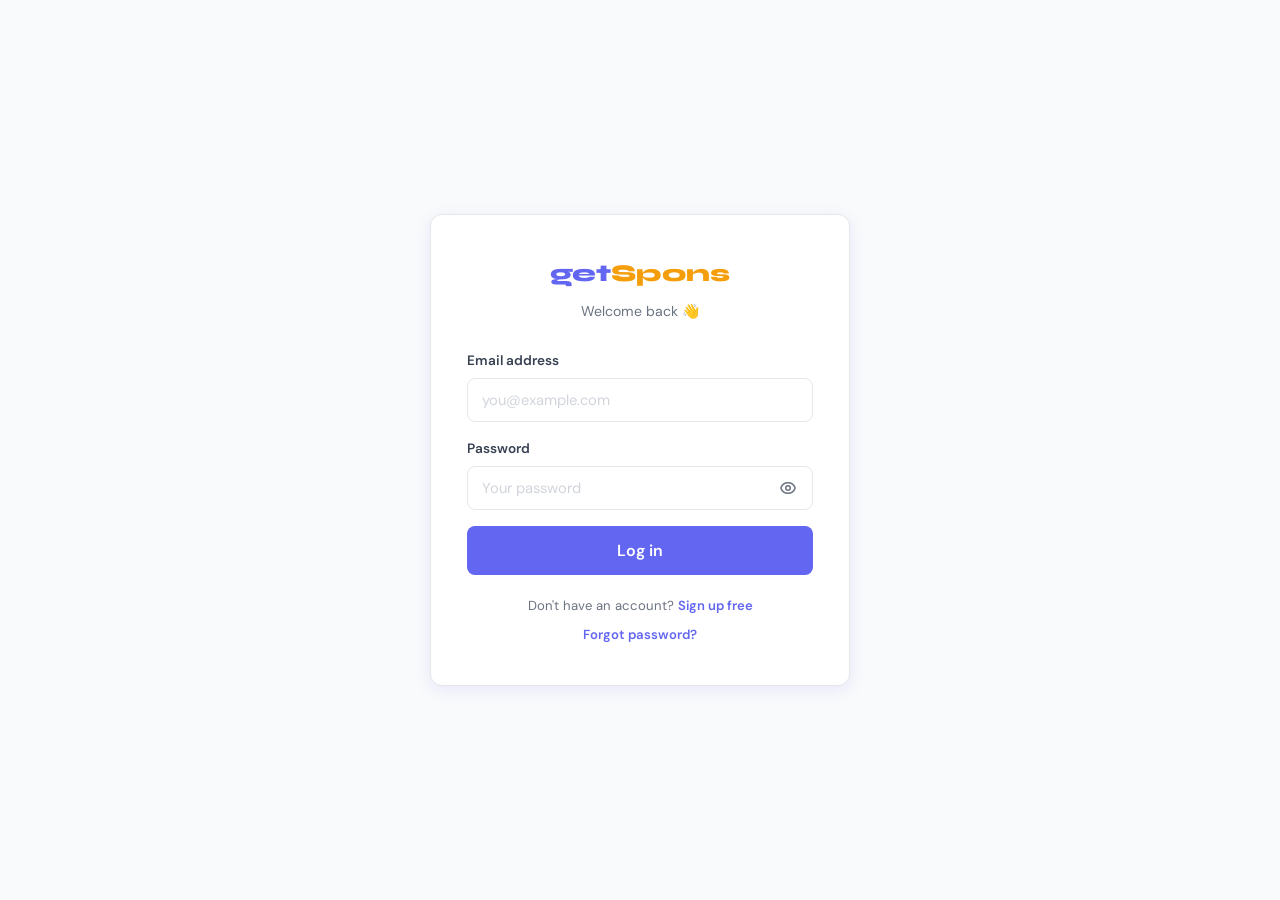
<file: frontend/dashboard.html>
<!DOCTYPE html>
<html lang="en">
<head>
  <meta charset="UTF-8" />
  <meta name="viewport" content="width=device-width, initial-scale=1.0" />
  <title>Dashboard — getSpons</title>
  <link rel="stylesheet" href="css/shared.css" />
  <style>
    body { background: var(--gray-50); }

    /* ── Incomplete profile banner ── */
    .profile-banner {
      display: none;
      background: linear-gradient(135deg, var(--purple-light), #e0e7ff);
      border: 1.5px solid #c7d2fe;
      border-radius: var(--radius);
      padding: 14px 20px;
      margin-bottom: 20px;
      display: flex;
      align-items: center;
      justify-content: space-between;
      gap: 12px;
    }
    .profile-banner.hidden { display: none; }
    .profile-banner-text { font-size: 0.88rem; color: var(--purple-dark); font-weight: 500; }
    .profile-banner-text strong { font-weight: 700; }

    /* ── Stats grid ── */
    .stats-grid {
      display: grid;
      grid-template-columns: repeat(auto-fit, minmax(160px, 1fr));
      gap: 16px;
      margin-bottom: 28px;
    }
    .stat-card {
      background: var(--white);
      border: 1px solid var(--gray-200);
      border-radius: var(--radius);
      padding: 20px;
    }
    .stat-label { font-size: 0.78rem; color: var(--gray-500); font-weight: 600; text-transform: uppercase; letter-spacing: 0.04em; margin-bottom: 6px; }
    .stat-value { font-family: 'Syne', sans-serif; font-size: 1.6rem; font-weight: 800; color: var(--gray-900); }
    .stat-sub   { font-size: 0.75rem; color: var(--gray-500); margin-top: 2px; }

    /* ── Quick actions ── */
    .quick-actions {
      display: grid;
      grid-template-columns: 1fr 1fr;
      gap: 16px;
      margin-bottom: 28px;
    }
    .action-card {
      background: var(--white);
      border: 1px solid var(--gray-200);
      border-radius: var(--radius);
      padding: 24px;
      display: flex;
      flex-direction: column;
      gap: 12px;
      transition: box-shadow 0.2s, transform 0.2s;
    }
    .action-card:hover { box-shadow: var(--shadow-md); transform: translateY(-2px); }
    .action-icon { font-size: 2rem; }
    .action-title { font-size: 1rem; font-weight: 700; }
    .action-desc  { font-size: 0.82rem; color: var(--gray-500); }

    /* ── Media kit section ── */
    .mediakit-section { margin-bottom: 28px; }
    .mediakit-content {
      background: var(--white);
      border: 1px solid var(--gray-200);
      border-radius: var(--radius);
      padding: 28px;
    }

    .mediakit-grid {
      display: grid;
      grid-template-columns: 1fr 1fr;
      gap: 16px;
      margin-top: 20px;
    }
    .mk-block { background: var(--gray-50); border-radius: var(--radius-sm); padding: 16px; }
    .mk-block-title { font-size: 0.72rem; font-weight: 700; color: var(--purple); text-transform: uppercase; letter-spacing: 0.06em; margin-bottom: 8px; }
    .mk-block-text  { font-size: 0.88rem; color: var(--gray-700); line-height: 1.6; }

    .mk-stats-row { display: flex; gap: 12px; flex-wrap: wrap; margin-top: 16px; }
    .mk-stat { background: var(--purple-light); border-radius: var(--radius-sm); padding: 10px 16px; text-align: center; }
    .mk-stat-val { font-family: 'Syne', sans-serif; font-weight: 700; font-size: 1.1rem; color: var(--purple-dark); }
    .mk-stat-lbl { font-size: 0.68rem; color: var(--purple); margin-top: 2px; }

    .pricing-table { width: 100%; border-collapse: collapse; font-size: 0.85rem; margin-top: 16px; }
    .pricing-table th { text-align: left; padding: 8px 12px; background: var(--gray-100); color: var(--gray-700); font-weight: 600; border-radius: 4px; }
    .pricing-table td { padding: 10px 12px; border-bottom: 1px solid var(--gray-100); color: var(--gray-700); }
    .pricing-table tr:last-child td { border-bottom: none; }

    /* ── Editable media kit fields ── */
    .edit-field {
      width: 100%;
      padding: 8px 10px;
      border: 1.5px solid var(--gray-200);
      border-radius: var(--radius-sm);
      font-family: inherit;
      font-size: 0.88rem;
      color: var(--gray-900);
      background: var(--white);
      transition: border-color 0.2s, box-shadow 0.2s;
      resize: vertical;
    }
    .edit-field:focus {
      outline: none;
      border-color: var(--purple);
      box-shadow: 0 0 0 3px var(--purple-light);
    }
    .edit-label {
      font-size: 0.72rem;
      font-weight: 700;
      color: var(--purple);
      text-transform: uppercase;
      letter-spacing: 0.06em;
      margin-bottom: 5px;
      display: block;
    }
    .edit-group { margin-bottom: 14px; }

    .pricing-edit-row { display: flex; gap: 8px; align-items: center; margin-bottom: 6px; }
    .pricing-edit-row input { flex: 1; }
    .pricing-del-btn {
      background: none;
      border: none;
      color: var(--red);
      cursor: pointer;
      font-size: 1rem;
      padding: 4px;
      flex-shrink: 0;
    }
    .pricing-del-btn:hover { opacity: 0.7; }

    .mk-actions { display: flex; gap: 10px; flex-wrap: wrap; margin-top: 20px; padding-top: 16px; border-top: 1px solid var(--gray-200); }

    /* ── Recent pitches ── */
    .pitch-item {
      display: flex;
      align-items: center;
      justify-content: space-between;
      padding: 14px 0;
      border-bottom: 1px solid var(--gray-100);
      gap: 12px;
    }
    .pitch-item:last-child { border-bottom: none; }
    .pitch-brand { font-weight: 600; font-size: 0.9rem; }
    .pitch-subject { font-size: 0.8rem; color: var(--gray-500); margin-top: 2px; white-space: nowrap; overflow: hidden; text-overflow: ellipsis; max-width: 280px; }
    .pitch-meta   { display: flex; align-items: center; gap: 8px; flex-shrink: 0; }
    .status-pill  { font-size: 0.7rem; font-weight: 700; padding: 3px 9px; border-radius: 999px; }

    /* ── Loading skeleton ── */
    .skeleton { background: linear-gradient(90deg, var(--gray-100) 25%, var(--gray-50) 50%, var(--gray-100) 75%); background-size: 200% 100%; animation: shimmer 1.2s infinite; border-radius: var(--radius-sm); }
    @keyframes shimmer { 0% { background-position: 200% 0; } 100% { background-position: -200% 0; } }

    /* ── Guidelines modal content ── */
    .guidelines-step {
      display: flex;
      gap: 14px;
      align-items: flex-start;
      padding: 14px 0;
      border-bottom: 1px solid var(--gray-100);
    }
    .guidelines-step:last-child { border-bottom: none; }
    .guidelines-num {
      width: 32px;
      height: 32px;
      border-radius: 50%;
      background: var(--purple-light);
      color: var(--purple-dark);
      font-weight: 700;
      font-size: 0.85rem;
      display: flex;
      align-items: center;
      justify-content: center;
      flex-shrink: 0;
    }
    .guidelines-text strong { display: block; font-size: 0.9rem; margin-bottom: 3px; }
    .guidelines-text p { font-size: 0.82rem; color: var(--gray-500); }

    @media (max-width: 640px) {
      .quick-actions, .mediakit-grid { grid-template-columns: 1fr; }
    }
  </style>
</head>
<body class="has-mobile-nav">

  <div class="page-wrapper">

    <!-- ── Sidebar (desktop) ── -->
    <aside class="sidebar">
      <div class="sidebar-logo">get<span>Spons</span></div>
      <nav class="sidebar-nav">
        <a href="dashboard.html" class="sidebar-link active"><span class="icon">🏠</span> Dashboard</a>
        <a href="brands.html"    class="sidebar-link"><span class="icon">🏪</span> Find Brands</a>
        <a href="pitches.html"   class="sidebar-link"><span class="icon">✉️</span> My Pitches</a>
        <a href="profile.html"   class="sidebar-link"><span class="icon">👤</span> Edit Profile</a>
      </nav>
      <div class="sidebar-bottom">
        <button class="btn btn-ghost btn-full btn-sm" id="logoutBtn">Log out</button>
      </div>
    </aside>

    <!-- ── Main ── -->
    <main class="main-content">
      <h1 class="page-title" id="greeting">Hey there 👋</h1>
      <p class="page-subtitle" id="subtitle">Here's your creator overview.</p>

      <!-- Incomplete profile banner -->
      <div class="profile-banner hidden" id="profileBanner">
        <div class="profile-banner-text">
          <strong>Complete your profile to unlock all features</strong> — your media kit and pitch generator need your stats.
        </div>
        <a href="profile.html" class="btn btn-primary btn-sm" style="flex-shrink:0">Complete Profile →</a>
      </div>

      <!-- Stats -->
      <div class="stats-grid" id="statsGrid">
        <div class="stat-card"><div class="skeleton" style="height:16px;width:60%;margin-bottom:10px"></div><div class="skeleton" style="height:28px;width:40%"></div></div>
        <div class="stat-card"><div class="skeleton" style="height:16px;width:60%;margin-bottom:10px"></div><div class="skeleton" style="height:28px;width:40%"></div></div>
        <div class="stat-card"><div class="skeleton" style="height:16px;width:60%;margin-bottom:10px"></div><div class="skeleton" style="height:28px;width:40%"></div></div>
        <div class="stat-card"><div class="skeleton" style="height:16px;width:60%;margin-bottom:10px"></div><div class="skeleton" style="height:28px;width:40%"></div></div>
      </div>

      <!-- Quick actions -->
      <div class="quick-actions">
        <div class="action-card">
          <div class="action-icon">📄</div>
          <div>
            <div class="action-title">Download Media Kit</div>
            <div class="action-desc">Generate your AI-powered PDF and send it to brands.</div>
          </div>
          <div style="display:flex;gap:8px;flex-wrap:wrap">
            <button class="btn btn-primary btn-sm" id="downloadKitBtn">Download PDF</button>
            <button class="btn btn-ghost btn-sm" id="guidelinesBtn">📖 How to use</button>
          </div>
        </div>
        <div class="action-card" style="cursor:pointer" onclick="window.location.href='brands.html'">
          <div class="action-icon">🔍</div>
          <div>
            <div class="action-title">Find Brands to Pitch</div>
            <div class="action-desc">Browse 30+ Indian D2C brands looking for creators like you.</div>
          </div>
          <a href="brands.html" class="btn btn-outline btn-sm">Browse Brands →</a>
        </div>
      </div>

      <!-- Media Kit Edit Section -->
      <div class="mediakit-section">
        <div style="display:flex;align-items:center;justify-content:space-between;margin-bottom:14px;flex-wrap:wrap;gap:10px">
          <h2 style="font-size:1.1rem">Your Media Kit</h2>
          <div style="display:flex;gap:8px">
            <button class="btn btn-ghost btn-sm" id="generateKitBtn">✨ Generate New</button>
          </div>
        </div>
        <div class="mediakit-content" id="mediakitContent">
          <div class="skeleton" style="height:20px;width:70%;margin-bottom:12px"></div>
          <div class="skeleton" style="height:14px;width:100%;margin-bottom:8px"></div>
          <div class="skeleton" style="height:14px;width:85%"></div>
        </div>
      </div>

      <!-- Recent Pitches -->
      <div>
        <div style="display:flex;align-items:center;justify-content:space-between;margin-bottom:14px">
          <h2 style="font-size:1.1rem">Recent Pitches</h2>
          <a href="pitches.html" class="btn btn-ghost btn-sm">View all →</a>
        </div>
        <div class="card" id="pitchList">
          <div class="skeleton" style="height:50px;margin-bottom:12px"></div>
          <div class="skeleton" style="height:50px;margin-bottom:12px"></div>
          <div class="skeleton" style="height:50px"></div>
        </div>
      </div>

    </main>
  </div>

  <!-- Mobile nav -->
  <nav class="mobile-nav">
    <a href="dashboard.html" class="active"><span class="icon">🏠</span>Home</a>
    <a href="brands.html"><span class="icon">🏪</span>Brands</a>
    <a href="pitches.html"><span class="icon">✉️</span>Pitches</a>
    <a href="profile.html"><span class="icon">👤</span>Profile</a>
  </nav>

  <!-- ── Guidelines Modal ── -->
  <div class="modal-backdrop" id="guidelinesModal">
    <div class="modal">
      <button class="modal-close" id="guidelinesClose">✕</button>
      <div class="modal-title">📖 How to use your Media Kit</div>
      <p style="font-size:0.85rem;color:var(--gray-500);margin-bottom:16px">Your media kit is your professional pitch to brands. Here's how to get the most out of it.</p>

      <div class="guidelines-step">
        <div class="guidelines-num">1</div>
        <div class="guidelines-text">
          <strong>Share it with brands via email</strong>
          <p>Download your PDF and attach it to any brand outreach email. A polished media kit dramatically increases response rates.</p>
        </div>
      </div>
      <div class="guidelines-step">
        <div class="guidelines-num">2</div>
        <div class="guidelines-text">
          <strong>Attach it to your pitch emails</strong>
          <p>When you generate a pitch from the Brands page, always attach your media kit PDF. Brands want to see your stats upfront.</p>
        </div>
      </div>
      <div class="guidelines-step">
        <div class="guidelines-num">3</div>
        <div class="guidelines-text">
          <strong>Update it regularly as your stats grow</strong>
          <p>Every time your follower count or engagement rate improves, regenerate your media kit. Fresh stats show brands you're growing.</p>
        </div>
      </div>
      <div class="guidelines-step">
        <div class="guidelines-num">4</div>
        <div class="guidelines-text">
          <strong>Edit the copy to match your voice</strong>
          <p>The AI writes a great first draft — but personalise the headline, bio and "Why Partner" section to sound authentically you.</p>
        </div>
      </div>

      <button class="btn btn-primary btn-full" style="margin-top:20px" onclick="document.getElementById('guidelinesModal').classList.remove('open')">Got it!</button>
    </div>
  </div>

  <script type="module">
    import { API, getToken } from './js/api.js';

    // ── Auth guard ────────────────────────────────────────────────────
    if (!getToken()) window.location.href = 'login.html';

    document.getElementById('logoutBtn')?.addEventListener('click', () => API.logout());

    // Guidelines modal
    document.getElementById('guidelinesBtn').addEventListener('click', () => {
      document.getElementById('guidelinesModal').classList.add('open');
    });
    document.getElementById('guidelinesClose').addEventListener('click', () => {
      document.getElementById('guidelinesModal').classList.remove('open');
    });
    document.getElementById('guidelinesModal').addEventListener('click', e => {
      if (e.target === document.getElementById('guidelinesModal'))
        document.getElementById('guidelinesModal').classList.remove('open');
    });

    // ── Format helpers ────────────────────────────────────────────────
    function fmtFollowers(n) {
      if (n >= 1e6) return (n/1e6).toFixed(1) + 'M';
      if (n >= 1000) return (n/1000).toFixed(0) + 'K';
      return n?.toLocaleString() || '—';
    }

    function statusClass(s) {
      const map = { draft:'badge-gray', sent:'badge-purple', replied:'badge-gold', deal:'badge-green' };
      return map[s] || 'badge-gray';
    }

    // ── Check if profile is complete ──────────────────────────────────
    function isProfileComplete(p) {
      return !!(p && p.handle && p.followers && p.niche && p.platform);
    }

    // ── Load profile + stats ──────────────────────────────────────────
    async function loadProfile() {
      try {
        const p = await API.getProfile();

        if (!isProfileComplete(p)) {
          document.getElementById('profileBanner').classList.remove('hidden');
        }

        document.getElementById('greeting').textContent = `Hey, ${p.full_name?.split(' ')[0]} 👋`;
        document.getElementById('subtitle').textContent = `${p.niche} creator on ${p.platform}`;

        document.getElementById('statsGrid').innerHTML = `
          <div class="stat-card">
            <div class="stat-label">Followers</div>
            <div class="stat-value">${fmtFollowers(p.followers)}</div>
            <div class="stat-sub">${p.platform}</div>
          </div>
          <div class="stat-card">
            <div class="stat-label">Engagement Rate</div>
            <div class="stat-value">${parseFloat(p.engagement_rate || 0).toFixed(1)}%</div>
            <div class="stat-sub">Platform avg ~1–3%</div>
          </div>
          <div class="stat-card">
            <div class="stat-label">Min. Rate</div>
            <div class="stat-value">₹${(p.pricing_min||0).toLocaleString()}</div>
            <div class="stat-sub">Per collaboration</div>
          </div>
          <div class="stat-card">
            <div class="stat-label">Max. Rate</div>
            <div class="stat-value">₹${(p.pricing_max||0).toLocaleString()}</div>
            <div class="stat-sub">Full campaign</div>
          </div>
        `;
      } catch (err) {
        // Profile not set up yet — show banner
        document.getElementById('profileBanner').classList.remove('hidden');
        document.getElementById('statsGrid').innerHTML = `
          <div class="stat-card" style="grid-column:1/-1;text-align:center;padding:32px">
            <p style="color:var(--gray-500);margin-bottom:12px">Complete your profile to see your stats.</p>
            <a href="profile.html" class="btn btn-primary btn-sm">Set up profile →</a>
          </div>`;
      }
    }

    // ── Render editable media kit ─────────────────────────────────────
    let currentMK = null; // in-memory copy being edited

    function renderEditableMediaKit(mk) {
      currentMK = JSON.parse(JSON.stringify(mk)); // deep copy
      const el = document.getElementById('mediakitContent');

      el.innerHTML = `
        <div class="edit-group">
          <label class="edit-label">Headline</label>
          <input class="edit-field" id="mk_headline" value="${escHtml(mk.headline || '')}" placeholder="Your headline" style="font-weight:700;font-size:1rem" />
        </div>

        <div class="edit-group">
          <label class="edit-label">Short Bio</label>
          <textarea class="edit-field" id="mk_bio" rows="3" placeholder="Your short bio">${escHtml(mk.bio_short || '')}</textarea>
        </div>

        <div class="mk-stats-row">
          ${(mk.key_stats || []).map(s => `
            <div class="mk-stat">
              <div class="mk-stat-val">${s.value}</div>
              <div class="mk-stat-lbl">${s.label}</div>
            </div>`).join('')}
        </div>

        <div class="mediakit-grid" style="margin-top:16px">
          <div class="mk-block">
            <div class="edit-label" style="margin-bottom:5px">Audience Description</div>
            <textarea class="edit-field" id="mk_audience" rows="3" placeholder="Describe your audience">${escHtml(mk.audience_description || '')}</textarea>
          </div>
          <div class="mk-block">
            <div class="edit-label" style="margin-bottom:5px">Content Style</div>
            <textarea class="edit-field" id="mk_content_style" rows="3" placeholder="Your content style">${escHtml(mk.content_style || '')}</textarea>
          </div>
          <div class="mk-block">
            <div class="edit-label" style="margin-bottom:5px">Why Partner?</div>
            <textarea class="edit-field" id="mk_why_partner" rows="3" placeholder="Why should brands partner with you?">${escHtml(mk.why_partner || '')}</textarea>
          </div>
          <div class="mk-block">
            <div class="edit-label" style="margin-bottom:5px">Call to Action</div>
            <textarea class="edit-field" id="mk_cta" rows="3" placeholder="Your CTA">${escHtml(mk.cta || '')}</textarea>
          </div>
        </div>

        <div style="margin-top:20px">
          <div style="display:flex;align-items:center;justify-content:space-between;margin-bottom:8px">
            <div class="edit-label" style="margin:0">Sponsorship Packages</div>
            <button type="button" class="btn btn-ghost btn-sm" id="addPricingRowBtn">+ Add Row</button>
          </div>
          <div id="pricingRowsEditor">
            ${(mk.pricing_table || []).map((row, i) => renderPricingRow(row, i)).join('')}
          </div>
        </div>

        <div class="mk-actions">
          <button class="btn btn-primary" id="saveMKBtn">💾 Save Changes</button>
          <button class="btn btn-gold" id="downloadKitBtn2">⬇ Download PDF</button>
        </div>

        <div class="alert" id="mkAlert" style="margin-top:12px"></div>
      `;

      bindMKEvents();
    }

    function renderPricingRow(row, i) {
      return `
        <div class="pricing-edit-row" data-row="${i}">
          <input class="form-input" placeholder="Package" value="${escHtml(row.package||'')}" data-field="package" style="font-size:0.82rem;padding:8px 10px" />
          <input class="form-input" placeholder="Deliverable" value="${escHtml(row.deliverable||'')}" data-field="deliverable" style="font-size:0.82rem;padding:8px 10px" />
          <input class="form-input" placeholder="Price" value="${escHtml(row.price||'')}" data-field="price" style="font-size:0.82rem;padding:8px 10px;max-width:100px" />
          <button type="button" class="pricing-del-btn" data-del="${i}" title="Remove row">✕</button>
        </div>`;
    }

    function bindMKEvents() {
      // Add pricing row
      document.getElementById('addPricingRowBtn')?.addEventListener('click', () => {
        const editor = document.getElementById('pricingRowsEditor');
        const newIdx = editor.children.length;
        const div = document.createElement('div');
        div.innerHTML = renderPricingRow({ package: '', deliverable: '', price: '' }, newIdx);
        editor.appendChild(div.firstElementChild);
        bindDeleteBtns();
      });

      bindDeleteBtns();

      // Save Changes
      document.getElementById('saveMKBtn')?.addEventListener('click', saveMK);

      // Download PDF
      document.getElementById('downloadKitBtn2')?.addEventListener('click', downloadPDF);
    }

    function bindDeleteBtns() {
      document.querySelectorAll('.pricing-del-btn').forEach(btn => {
        btn.onclick = () => btn.closest('.pricing-edit-row').remove();
      });
    }

    function collectMKPayload() {
      // Collect pricing rows from DOM
      const pricingRows = [];
      document.querySelectorAll('.pricing-edit-row').forEach(row => {
        const pkg  = row.querySelector('[data-field="package"]')?.value?.trim() || '';
        const del  = row.querySelector('[data-field="deliverable"]')?.value?.trim() || '';
        const pri  = row.querySelector('[data-field="price"]')?.value?.trim() || '';
        if (pkg || del || pri) pricingRows.push({ package: pkg, deliverable: del, price: pri });
      });

      return {
        headline:             document.getElementById('mk_headline')?.value?.trim() || '',
        bio_short:            document.getElementById('mk_bio')?.value?.trim() || '',
        audience_description: document.getElementById('mk_audience')?.value?.trim() || '',
        content_style:        document.getElementById('mk_content_style')?.value?.trim() || '',
        why_partner:          document.getElementById('mk_why_partner')?.value?.trim() || '',
        cta:                  document.getElementById('mk_cta')?.value?.trim() || '',
        pricing_table:        pricingRows,
      };
    }

    async function saveMK() {
      const btn = document.getElementById('saveMKBtn');
      btn.disabled = true;
      btn.innerHTML = '<span class="spinner"></span> Saving…';

      try {
        await API.updateMediaKit(collectMKPayload());
        const alert = document.getElementById('mkAlert');
        alert.textContent = '✅ Media kit saved!';
        alert.className = 'alert alert-success show';
        setTimeout(() => alert.classList.remove('show'), 3000);
      } catch (err) {
        const alert = document.getElementById('mkAlert');
        alert.textContent = err.message || 'Could not save. Try again.';
        alert.className = 'alert alert-error show';
      } finally {
        btn.disabled = false;
        btn.innerHTML = '💾 Save Changes';
      }
    }

    async function downloadPDF() {
      const btn = document.getElementById('downloadKitBtn2') || document.getElementById('downloadKitBtn');
      if (!btn) return;
      btn.disabled = true;
      btn.innerHTML = '<span class="spinner"></span> Generating…';
      try {
        const { blob } = await API.downloadMediaKitPDF();
        const url = URL.createObjectURL(blob);
        const a = document.createElement('a');
        a.href = url;
        a.download = 'my_media_kit.pdf';
        a.click();
        URL.revokeObjectURL(url);
      } catch (err) {
        alert('Could not generate PDF. Make sure your profile is complete.');
      } finally {
        btn.disabled = false;
        btn.innerHTML = btn.id === 'downloadKitBtn2' ? '⬇ Download PDF' : 'Download PDF';
      }
    }

    // ── Download PDF button (quick actions) ───────────────────────────
    document.getElementById('downloadKitBtn').addEventListener('click', downloadPDF);

    // ── Load/Generate Media Kit ───────────────────────────────────────
    async function loadMediaKit(forceGenerate = false) {
      const el = document.getElementById('mediakitContent');
      el.innerHTML = `
        <div class="skeleton" style="height:20px;width:70%;margin-bottom:12px"></div>
        <div class="skeleton" style="height:14px;width:100%;margin-bottom:8px"></div>
        <div class="skeleton" style="height:14px;width:85%"></div>`;

      try {
        let mk = null;

        if (!forceGenerate) {
          // Try to load saved version first
          try {
            mk = await API.getSavedMediaKit();
          } catch (_) {
            // No saved kit, fall through to generate
          }
        }

        if (!mk) {
          mk = await API.generateMediaKit();
        }

        renderEditableMediaKit(mk);

      } catch (err) {
        el.innerHTML = `
          <div class="empty-state">
            <div class="empty-icon">📄</div>
            <p>Generate your media kit to get started.</p>
            <a href="profile.html" class="btn btn-primary btn-sm">Complete Profile First →</a>
          </div>`;
      }
    }

    // Generate new button
    document.getElementById('generateKitBtn').addEventListener('click', async () => {
      const btn = document.getElementById('generateKitBtn');
      btn.disabled = true;
      btn.innerHTML = '<span class="spinner spinner-purple"></span> Generating…';
      await loadMediaKit(true);
      btn.disabled = false;
      btn.textContent = '✨ Generate New';
    });

    // ── Load recent pitches ───────────────────────────────────────────
    async function loadPitches() {
      const el = document.getElementById('pitchList');
      try {
        const pitches = await API.getMyPitches();
        const recent = pitches.slice(0, 5);

        if (!recent.length) {
          el.innerHTML = `
            <div class="empty-state">
              <div class="empty-icon">✉️</div>
              <p>You haven't pitched any brands yet. Go to Browse Brands to get started.</p>
              <a href="brands.html" class="btn btn-primary btn-sm">Browse Brands →</a>
            </div>`;
          return;
        }

        el.innerHTML = recent.map(p => `
          <div class="pitch-item">
            <div>
              <div class="pitch-brand">${p.brands?.name || 'Unknown Brand'}</div>
              <div class="pitch-subject">${p.subject}</div>
            </div>
            <div class="pitch-meta">
              <span class="badge ${statusClass(p.status)} status-pill">${p.status}</span>
            </div>
          </div>`).join('');
      } catch (_) {
        el.innerHTML = `<p style="color:var(--gray-500);font-size:0.88rem;padding:12px 0">Could not load pitches.</p>`;
      }
    }

    // ── Utility ───────────────────────────────────────────────────────
    function escHtml(str) {
      return String(str).replace(/&/g,'&amp;').replace(/</g,'&lt;').replace(/>/g,'&gt;').replace(/"/g,'&quot;');
    }

    // ── Init ──────────────────────────────────────────────────────────
    loadProfile();
    loadMediaKit();
    loadPitches();
  </script>
</body>
</html>
</file>
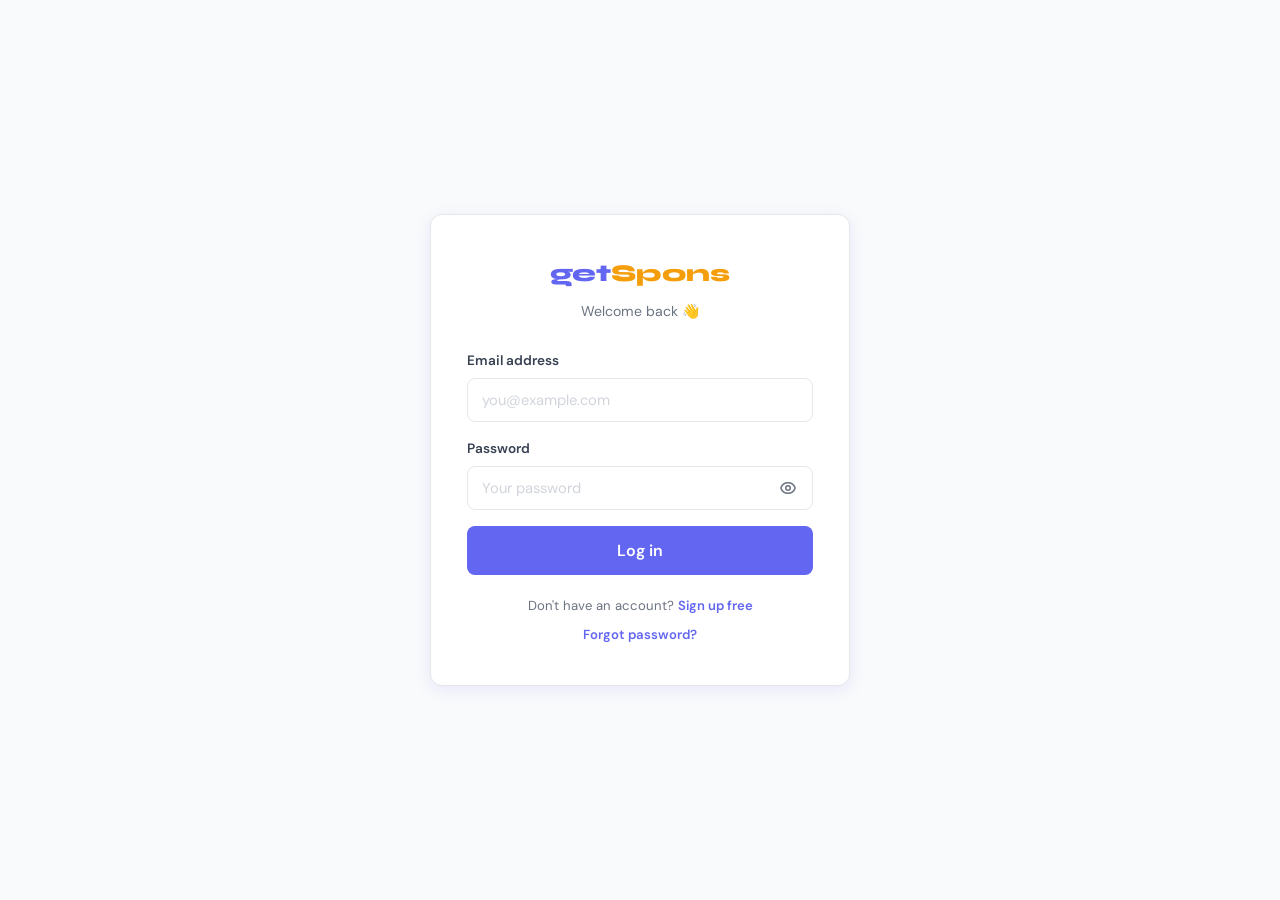
<file: frontend/login.html>
<!DOCTYPE html>
<html lang="en">
<head>
  <meta charset="UTF-8" />
  <meta name="viewport" content="width=device-width, initial-scale=1.0" />
  <title>Log In — getSpons</title>
  <link rel="stylesheet" href="css/shared.css" />
  <style>
    body {
      background: var(--gray-50);
      display: flex;
      align-items: center;
      justify-content: center;
      min-height: 100vh;
      padding: 16px;
    }

    .auth-card {
      background: var(--white);
      border: 1px solid var(--gray-200);
      border-radius: var(--radius);
      padding: 40px 36px;
      width: 100%;
      max-width: 420px;
      box-shadow: var(--shadow-md);
    }

    .auth-logo {
      font-family: 'Syne', sans-serif;
      font-size: 1.5rem;
      font-weight: 800;
      color: var(--purple);
      text-align: center;
      margin-bottom: 6px;
    }
    .auth-logo span { color: var(--gold); }

    .auth-tagline {
      text-align: center;
      font-size: 0.88rem;
      color: var(--gray-500);
      margin-bottom: 28px;
    }

    .auth-form { display: flex; flex-direction: column; gap: 16px; }

    .auth-footer {
      margin-top: 20px;
      text-align: center;
      font-size: 0.82rem;
      color: var(--gray-500);
    }
    .auth-footer a { color: var(--purple); font-weight: 600; }

    /* Password toggle wrapper */
    .input-password-wrap {
      position: relative;
    }
    .input-password-wrap .form-input {
      padding-right: 44px; /* space for toggle button */
    }
    .password-toggle {
      position: absolute;
      right: 12px;
      top: 50%;
      transform: translateY(-50%);
      background: none;
      border: none;
      cursor: pointer;
      color: var(--gray-500);
      padding: 4px;
      display: flex;
      align-items: center;
      justify-content: center;
      transition: color 0.15s;
    }
    .password-toggle:hover { color: var(--purple); }
    .password-toggle svg { width: 18px; height: 18px; }

    @media (max-width: 480px) {
      .auth-card { padding: 28px 20px; }
    }
  </style>
</head>
<body>
  <div class="auth-card">
    <div class="auth-logo">get<span>Spons</span></div>
    <p class="auth-tagline">Welcome back 👋</p>

    <div class="alert" id="alertBox"></div>

    <form class="auth-form" id="loginForm">

      <div class="form-group">
        <label class="form-label" for="email">Email address</label>
        <input
          class="form-input"
          type="email"
          id="email"
          placeholder="you@example.com"
          required
          autocomplete="email"
        />
      </div>

      <div class="form-group">
        <label class="form-label" for="password">Password</label>
        <!-- Password input with show/hide toggle -->
        <div class="input-password-wrap">
          <input
            class="form-input"
            type="password"
            id="password"
            placeholder="Your password"
            required
            autocomplete="current-password"
          />
          <button type="button" class="password-toggle" id="pwToggle" aria-label="Toggle password visibility">
            <!-- Eye icon (visible state) -->
            <svg id="eyeIcon" xmlns="http://www.w3.org/2000/svg" fill="none" viewBox="0 0 24 24" stroke="currentColor">
              <path stroke-linecap="round" stroke-linejoin="round" stroke-width="2"
                d="M15 12a3 3 0 11-6 0 3 3 0 016 0z"/>
              <path stroke-linecap="round" stroke-linejoin="round" stroke-width="2"
                d="M2.458 12C3.732 7.943 7.523 5 12 5c4.477 0 8.268 2.943 9.542 7
                   -1.274 4.057-5.065 7-9.542 7-4.477 0-8.268-2.943-9.542-7z"/>
            </svg>
            <!-- Eye-off icon (hidden state) — shown when password is visible -->
            <svg id="eyeOffIcon" xmlns="http://www.w3.org/2000/svg" fill="none" viewBox="0 0 24 24" stroke="currentColor" style="display:none">
              <path stroke-linecap="round" stroke-linejoin="round" stroke-width="2"
                d="M13.875 18.825A10.05 10.05 0 0112 19c-4.477 0-8.268-2.943-9.542-7
                   a9.97 9.97 0 011.563-3.029m5.858.908a3 3 0 114.243 4.243
                   M9.878 9.878l4.242 4.242M9.88 9.88l-3.29-3.29m7.532 7.532l3.29 3.29
                   M3 3l18 18"/>
            </svg>
          </button>
        </div>
      </div>

      <button type="submit" class="btn btn-primary btn-full btn-lg" id="submitBtn">
        Log in
      </button>
    </form>

    <p class="auth-footer">
      Don't have an account? <a href="signup.html">Sign up free</a>
    </p>
    <p class="auth-footer" style="margin-top:8px">
      <a href="reset-password.html">Forgot password?</a>
    </p>
  </div>

  <script type="module">
    import { API, getToken } from './js/api.js';

    // Already logged in → skip to dashboard
    if (getToken()) window.location.href = 'dashboard.html';

    const form      = document.getElementById('loginForm');
    const alertBox  = document.getElementById('alertBox');
    const submitBtn = document.getElementById('submitBtn');

    // ── Password show/hide toggle ─────────────────────────────────────
    const pwInput    = document.getElementById('password');
    const pwToggle   = document.getElementById('pwToggle');
    const eyeIcon    = document.getElementById('eyeIcon');
    const eyeOffIcon = document.getElementById('eyeOffIcon');

    pwToggle.addEventListener('click', () => {
      const isHidden = pwInput.type === 'password';
      pwInput.type = isHidden ? 'text' : 'password';
      eyeIcon.style.display    = isHidden ? 'none'  : '';
      eyeOffIcon.style.display = isHidden ? ''      : 'none';
      pwToggle.setAttribute('aria-label', isHidden ? 'Hide password' : 'Show password');
    });

    // ── Error helper ──────────────────────────────────────────────────
    function showError(msg) {
      alertBox.textContent = msg;
      alertBox.className = 'alert alert-error show';
    }

    // ── Form submit ───────────────────────────────────────────────────
    form.addEventListener('submit', async (e) => {
      e.preventDefault();

      const email    = document.getElementById('email').value.trim();
      const password = document.getElementById('password').value;

      submitBtn.disabled = true;
      submitBtn.innerHTML = '<span class="spinner"></span> Logging in…';

      try {
        const result = await API.login(email, password);

        if (result.access_token) {
          window.location.href = 'dashboard.html';
        } else {
          showError(result.error || 'Login failed. Check your credentials.');
        }

      } catch (err) {
        showError(err.message || 'Invalid email or password.');
      } finally {
        submitBtn.disabled = false;
        submitBtn.textContent = 'Log in';
      }
    });
  </script>
</body>
</html>
</file>
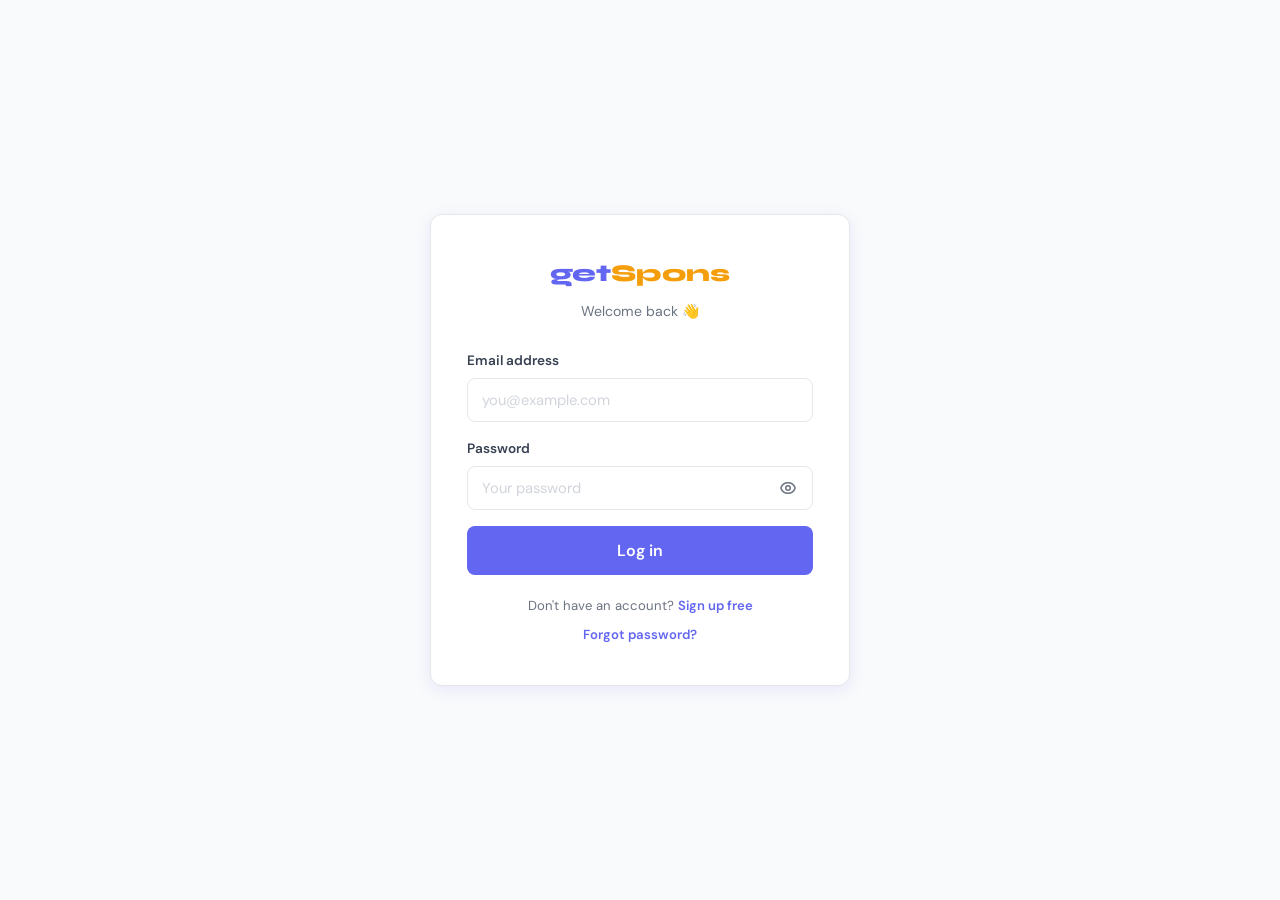
<file: frontend/pitches.html>
<!DOCTYPE html>
<html lang="en">
<head>
  <meta charset="UTF-8" />
  <meta name="viewport" content="width=device-width, initial-scale=1.0" />
  <title>My Pitches — getSpons</title>
  <link rel="stylesheet" href="css/shared.css" />
  <style>
    body { background: var(--gray-50); }

    /* ── Summary bar ── */
    .summary-bar {
      display: grid;
      grid-template-columns: repeat(4, 1fr);
      gap: 12px;
      margin-bottom: 24px;
    }
    .sum-card {
      background: var(--white);
      border: 1px solid var(--gray-200);
      border-radius: var(--radius);
      padding: 16px;
      text-align: center;
    }
    .sum-num   { font-family: 'Syne', sans-serif; font-size: 1.4rem; font-weight: 800; }
    .sum-label { font-size: 0.72rem; color: var(--gray-500); font-weight: 600; text-transform: uppercase; margin-top: 2px; }

    /* ── Pitch rows ── */
    .pitch-row {
      background: var(--white);
      border: 1px solid var(--gray-200);
      border-radius: var(--radius);
      padding: 18px 20px;
      margin-bottom: 12px;
      display: grid;
      grid-template-columns: 1fr auto;
      gap: 12px;
      align-items: start;
      transition: box-shadow 0.2s;
    }
    .pitch-row:hover { box-shadow: var(--shadow-sm); }

    .pitch-row-brand   { font-weight: 700; font-size: 0.95rem; margin-bottom: 4px; }
    .pitch-row-subject { font-size: 0.82rem; color: var(--gray-500); margin-bottom: 8px; }
    .pitch-row-date    { font-size: 0.72rem; color: var(--gray-300); }

    .pitch-row-right { display: flex; flex-direction: column; align-items: flex-end; gap: 8px; }

    .status-select {
      font-size: 0.75rem;
      font-weight: 600;
      border: 1.5px solid var(--gray-200);
      border-radius: var(--radius-sm);
      padding: 5px 10px;
      color: var(--gray-700);
      background: var(--white);
      cursor: pointer;
      transition: border-color 0.2s;
    }
    .status-select:focus { outline: none; border-color: var(--purple); }

    .expand-btn {
      background: none;
      border: none;
      font-size: 0.78rem;
      color: var(--purple);
      font-weight: 600;
      cursor: pointer;
      padding: 0;
    }
    .expand-btn:hover { text-decoration: underline; }

    /* Expandable section */
    .pitch-expand-area {
      display: none;
      margin-top: 12px;
      border-top: 1px solid var(--gray-100);
      padding-top: 12px;
    }
    .pitch-expand-area.open { display: block; }

    /* Editable pitch fields inside pitch row */
    .pitch-edit-subject {
      width: 100%;
      padding: 8px 10px;
      border: 1.5px solid var(--purple-light);
      border-radius: var(--radius-sm);
      font-family: inherit;
      font-size: 0.85rem;
      font-weight: 600;
      color: var(--purple-dark);
      background: var(--purple-light);
      margin-bottom: 8px;
      transition: border-color 0.2s;
    }
    .pitch-edit-subject:focus { outline: none; border-color: var(--purple); background: var(--white); }

    .pitch-edit-body {
      width: 100%;
      padding: 12px;
      border: 1.5px solid var(--gray-200);
      border-radius: var(--radius-sm);
      font-family: inherit;
      font-size: 0.82rem;
      color: var(--gray-700);
      line-height: 1.7;
      background: var(--gray-50);
      resize: vertical;
      min-height: 160px;
      transition: border-color 0.2s;
    }
    .pitch-edit-body:focus { outline: none; border-color: var(--purple); box-shadow: 0 0 0 3px var(--purple-light); }

    .pitch-edit-actions { display: flex; gap: 8px; flex-wrap: wrap; margin-top: 10px; }

    @media (max-width: 540px) {
      .summary-bar { grid-template-columns: 1fr 1fr; }
      .pitch-row   { grid-template-columns: 1fr; }
      .pitch-row-right { flex-direction: row; align-items: center; }
    }
  </style>
</head>
<body class="has-mobile-nav">

  <div class="page-wrapper">

    <!-- Sidebar -->
    <aside class="sidebar">
      <div class="sidebar-logo">get<span>Spons</span></div>
      <nav class="sidebar-nav">
        <a href="dashboard.html" class="sidebar-link"><span class="icon">🏠</span> Dashboard</a>
        <a href="brands.html"    class="sidebar-link"><span class="icon">🏪</span> Find Brands</a>
        <a href="pitches.html"   class="sidebar-link active"><span class="icon">✉️</span> My Pitches</a>
        <a href="profile.html"   class="sidebar-link"><span class="icon">👤</span> Edit Profile</a>
      </nav>
      <div class="sidebar-bottom">
        <button class="btn btn-ghost btn-full btn-sm" id="logoutBtn">Log out</button>
      </div>
    </aside>

    <!-- Main -->
    <main class="main-content">
      <h1 class="page-title">My Pitches</h1>
      <p class="page-subtitle">Track every brand outreach. Edit, copy, and update statuses as you hear back.</p>

      <!-- Summary bar -->
      <div class="summary-bar" id="summaryBar">
        <div class="sum-card"><div class="sum-num" id="cntTotal">—</div><div class="sum-label">Total</div></div>
        <div class="sum-card"><div class="sum-num" id="cntSent" style="color:var(--purple)">—</div><div class="sum-label">Sent</div></div>
        <div class="sum-card"><div class="sum-num" id="cntReplied" style="color:var(--gold)">—</div><div class="sum-label">Replied</div></div>
        <div class="sum-card"><div class="sum-num" id="cntDeal" style="color:var(--green)">—</div><div class="sum-label">Deals 🎉</div></div>
      </div>

      <!-- Pitch list -->
      <div id="pitchList">
        <div class="pitch-row"><div class="skeleton" style="height:60px"></div></div>
        <div class="pitch-row"><div class="skeleton" style="height:60px"></div></div>
        <div class="pitch-row"><div class="skeleton" style="height:60px"></div></div>
      </div>
    </main>
  </div>

  <!-- Mobile nav -->
  <nav class="mobile-nav">
    <a href="dashboard.html"><span class="icon">🏠</span>Home</a>
    <a href="brands.html"><span class="icon">🏪</span>Brands</a>
    <a href="pitches.html" class="active"><span class="icon">✉️</span>Pitches</a>
    <a href="profile.html"><span class="icon">👤</span>Profile</a>
  </nav>

  <script type="module">
    import { API, getToken } from './js/api.js';

    if (!getToken()) window.location.href = 'login.html';
    document.getElementById('logoutBtn')?.addEventListener('click', () => API.logout());

    function fmtDate(iso) {
      if (!iso) return '';
      return new Date(iso).toLocaleDateString('en-IN', { day:'numeric', month:'short', year:'numeric' });
    }

    function escHtml(str) {
      return String(str || '').replace(/&/g,'&amp;').replace(/</g,'&lt;').replace(/>/g,'&gt;').replace(/"/g,'&quot;');
    }

    function renderSummary(pitches) {
      document.getElementById('cntTotal').textContent   = pitches.length;
      document.getElementById('cntSent').textContent    = pitches.filter(p => p.status === 'sent').length;
      document.getElementById('cntReplied').textContent = pitches.filter(p => p.status === 'replied').length;
      document.getElementById('cntDeal').textContent    = pitches.filter(p => p.status === 'deal').length;
    }

    function renderPitches(pitches) {
      const el = document.getElementById('pitchList');

      if (!pitches.length) {
        el.innerHTML = `
          <div class="empty-state">
            <div class="empty-icon">✉️</div>
            <p>You haven't pitched any brands yet. Go to Browse Brands to get started.</p>
            <a href="brands.html" class="btn btn-primary btn-sm">Browse Brands →</a>
          </div>`;
        return;
      }

      el.innerHTML = pitches.map((p) => `
        <div class="pitch-row" id="row-${p.id}">
          <div>
            <div class="pitch-row-brand">${escHtml(p.brands?.name || 'Unknown Brand')}</div>
            <div class="pitch-row-subject" id="subj-display-${p.id}">${escHtml(p.subject)}</div>
            <div class="pitch-row-date">${fmtDate(p.created_at)}</div>

            <button class="expand-btn" id="expandBtn-${p.id}" onclick="toggleExpand('${p.id}')">✏️ Edit / View email ▾</button>

            <!-- Editable expand area -->
            <div class="pitch-expand-area" id="expand-${p.id}">
              <div style="font-size:0.72rem;font-weight:700;color:var(--purple);text-transform:uppercase;letter-spacing:.05em;margin-bottom:5px">Subject Line</div>
              <input class="pitch-edit-subject" id="subj-${p.id}" type="text" value="${escHtml(p.subject)}" placeholder="Subject line" />

              <div style="font-size:0.72rem;font-weight:700;color:var(--gray-500);text-transform:uppercase;letter-spacing:.05em;margin-bottom:5px">Email Body</div>
              <textarea class="pitch-edit-body" id="body-${p.id}" placeholder="Email body">${escHtml(p.body)}</textarea>

              <div class="alert" id="pitchAlert-${p.id}" style="margin-top:8px;font-size:0.8rem"></div>

              <div class="pitch-edit-actions">
                <button class="btn btn-primary btn-sm" id="saveBtn-${p.id}" onclick="savePitch('${p.id}')">💾 Save Changes</button>
                <button class="btn btn-outline btn-sm" onclick="copyPitch('${p.id}')">📋 Copy Email</button>
              </div>
            </div>
          </div>

          <div class="pitch-row-right">
            <select
              class="status-select"
              id="status-${p.id}"
              onchange="updateStatus('${p.id}', this.value)"
            >
              <option value="draft"   ${p.status==='draft'   ? 'selected':''}>📝 Draft</option>
              <option value="sent"    ${p.status==='sent'    ? 'selected':''}>📤 Sent</option>
              <option value="replied" ${p.status==='replied' ? 'selected':''}>💬 Replied</option>
              <option value="deal"    ${p.status==='deal'    ? 'selected':''}>🎉 Deal!</option>
            </select>
          </div>
        </div>
      `).join('');
    }

    // ── Toggle expand ─────────────────────────────────────────────────
    window.toggleExpand = function(id) {
      const area = document.getElementById(`expand-${id}`);
      const btn  = document.getElementById(`expandBtn-${id}`);
      const open = area.classList.toggle('open');
      btn.textContent = open ? '✏️ Hide email ▴' : '✏️ Edit / View email ▾';
    };

    // ── Save pitch edits ──────────────────────────────────────────────
    window.savePitch = async function(id) {
      const btn     = document.getElementById(`saveBtn-${id}`);
      const alert   = document.getElementById(`pitchAlert-${id}`);
      const subject = document.getElementById(`subj-${id}`)?.value?.trim() || '';
      const body    = document.getElementById(`body-${id}`)?.value?.trim() || '';

      btn.disabled = true;
      btn.innerHTML = '<span class="spinner"></span>';

      try {
        await API.updatePitchContent(id, subject, body);
        // Update display subject
        const dispEl = document.getElementById(`subj-display-${id}`);
        if (dispEl) dispEl.textContent = subject;

        alert.textContent = '✅ Saved!';
        alert.className = 'alert alert-success show';
        setTimeout(() => alert.classList.remove('show'), 3000);
      } catch (err) {
        alert.textContent = err.message || 'Could not save.';
        alert.className = 'alert alert-error show';
      } finally {
        btn.disabled = false;
        btn.innerHTML = '💾 Save Changes';
      }
    };

    // ── Copy pitch email to clipboard ─────────────────────────────────
    window.copyPitch = async function(id) {
      const subject = document.getElementById(`subj-${id}`)?.value || '';
      const body    = document.getElementById(`body-${id}`)?.value || '';
      try {
        await navigator.clipboard.writeText(`Subject: ${subject}\n\n${body}`);
        const btn = document.querySelector(`#row-${id} [onclick*="copyPitch"]`);
        if (btn) { btn.textContent = '✅ Copied!'; setTimeout(() => btn.textContent = '📋 Copy Email', 2000); }
        // Mark as sent
        await API.updatePitchStatus(id, 'sent').catch(() => {});
        const sel = document.getElementById(`status-${id}`);
        if (sel) sel.value = 'sent';
      } catch (_) {
        alert('Copy failed. Select the email body text and copy manually.');
      }
    };

    // ── Update status ─────────────────────────────────────────────────
    window.updateStatus = async function(pitchId, newStatus) {
      try {
        await API.updatePitchStatus(pitchId, newStatus);
        loadPitches();
      } catch (err) {
        alert(`Could not update status: ${err.message}`);
        loadPitches();
      }
    };

    // ── Load pitches ──────────────────────────────────────────────────
    async function loadPitches() {
      try {
        const pitches = await API.getMyPitches();
        renderSummary(pitches);
        renderPitches(pitches);
      } catch (err) {
        document.getElementById('pitchList').innerHTML = `
          <div class="empty-state">
            <div class="empty-icon">⚠️</div>
            <p>${escHtml(err.message) || 'Could not load pitches.'}</p>
          </div>`;
      }
    }

    loadPitches();
  </script>
</body>
</html>
</file>
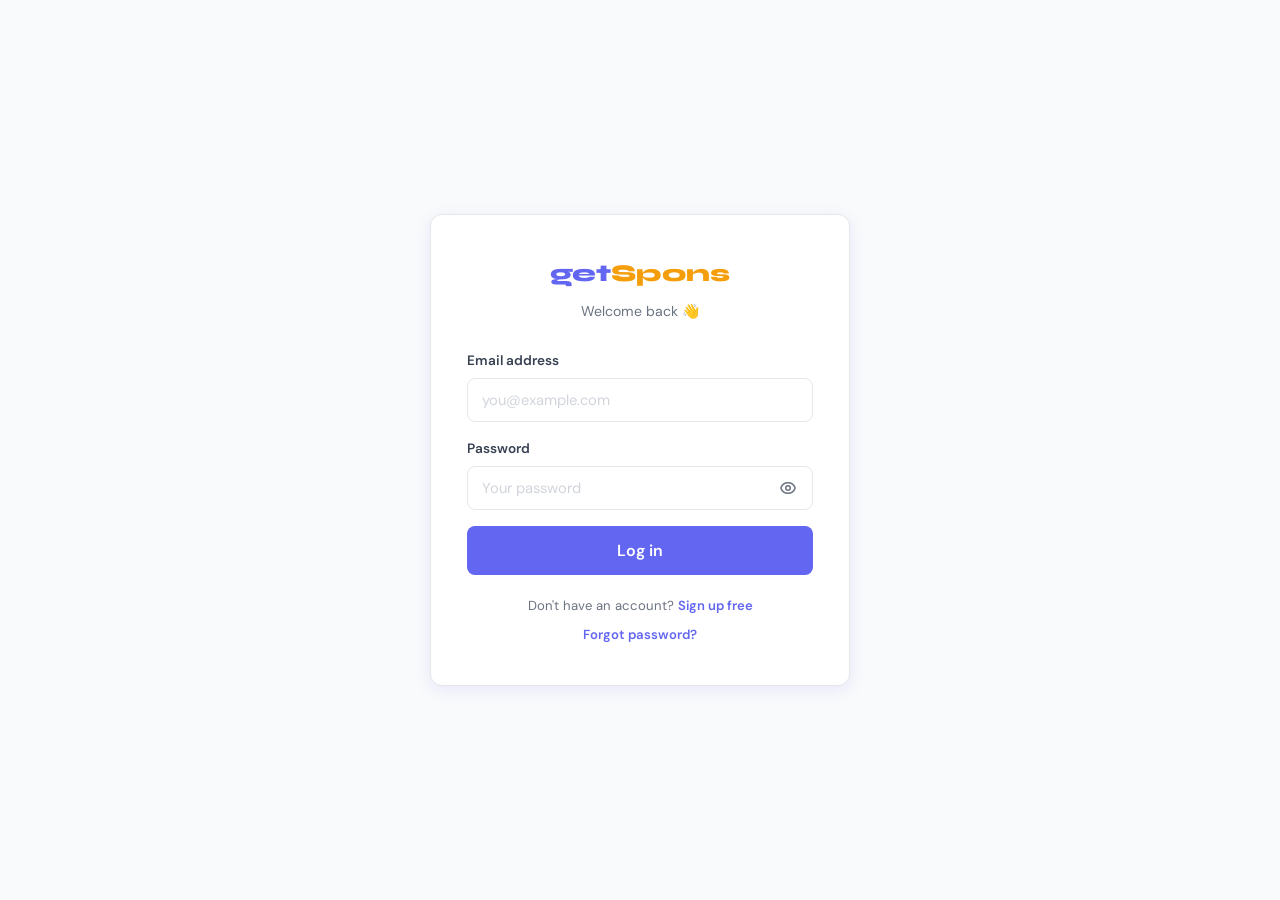
<file: frontend/profile.html>
<!DOCTYPE html>
<html lang="en">
<head>
  <meta charset="UTF-8" />
  <meta name="viewport" content="width=device-width, initial-scale=1.0" />
  <title>Setup Profile — getSpons</title>
  <link rel="stylesheet" href="css/shared.css" />
  <style>
    body { background: var(--gray-50); display: flex; align-items: center; justify-content: center; min-height: 100vh; padding: 24px; }

    .profile-card {
      background: var(--white);
      border: 1px solid var(--gray-200);
      border-radius: var(--radius);
      padding: 40px 36px;
      width: 100%;
      max-width: 600px;
      box-shadow: var(--shadow-md);
    }

    .profile-header { margin-bottom: 28px; }
    .profile-header h1 { font-size: 1.5rem; margin-bottom: 6px; }
    .profile-header p  { font-size: 0.88rem; color: var(--gray-500); }

    .form-grid-2 {
      display: grid;
      grid-template-columns: 1fr 1fr;
      gap: 16px;
    }

    .form-section-title {
      font-size: 0.78rem;
      font-weight: 700;
      letter-spacing: 0.06em;
      text-transform: uppercase;
      color: var(--purple);
      margin: 24px 0 14px;
    }

    /* Field-level error messages */
    .field-error {
      font-size: 0.76rem;
      color: var(--red);
      margin-top: 4px;
      display: none;
    }
    .field-error.show { display: block; }
    .form-input.invalid,
    .form-select.invalid {
      border-color: var(--red);
      box-shadow: 0 0 0 3px #FEE2E2;
    }

    /* "Other" niche text input (hidden by default) */
    #nicheOtherWrapper { display: none; margin-top: 8px; }

    /* Sponsors tag input */
    .tags-wrapper {
      display: flex;
      flex-wrap: wrap;
      gap: 6px;
      padding: 8px 10px;
      border: 1.5px solid var(--gray-200);
      border-radius: var(--radius-sm);
      background: var(--white);
      min-height: 46px;
      cursor: text;
      transition: border-color 0.2s;
    }
    .tags-wrapper:focus-within { border-color: var(--purple); box-shadow: 0 0 0 3px var(--purple-light); }

    .tag-item {
      display: inline-flex;
      align-items: center;
      gap: 5px;
      background: var(--purple-light);
      color: var(--purple-dark);
      font-size: 0.78rem;
      font-weight: 600;
      padding: 3px 9px;
      border-radius: 999px;
    }
    .tag-remove { cursor: pointer; font-size: 0.9rem; line-height: 1; background: none; border: none; color: var(--purple-dark); }

    #sponsorInput {
      border: none;
      outline: none;
      font-size: 0.88rem;
      font-family: inherit;
      flex: 1;
      min-width: 120px;
      background: transparent;
      color: var(--gray-900);
    }
    #sponsorInput::placeholder { color: var(--gray-300); }

    @media (max-width: 520px) {
      .form-grid-2 { grid-template-columns: 1fr; }
      .profile-card { padding: 28px 20px; }
    }
  </style>
</head>
<body>

  <div class="profile-card">
    <div class="profile-header">
      <h1>Set Up Your Profile</h1>
      <p>This powers your Media Kit and helps brands find you. Takes 2 minutes.</p>
    </div>

    <div class="alert" id="alertBox"></div>

    <form id="profileForm" novalidate>

      <div class="form-section-title">Basic Info</div>
      <div class="form-grid-2">
        <div class="form-group">
          <label class="form-label" for="full_name">Full Name</label>
          <input class="form-input" type="text" id="full_name" placeholder="Ananya Kulkarni" required />
          <span class="field-error" id="err_full_name">Full name is required.</span>
        </div>
        <div class="form-group">
          <label class="form-label" for="platform">Platform</label>
          <select class="form-select" id="platform" required>
            <option value="">Select platform</option>
            <option value="Instagram">Instagram</option>
            <option value="YouTube">YouTube</option>
            <option value="Twitter">Twitter / X</option>
            <option value="LinkedIn">LinkedIn</option>
            <option value="TikTok">TikTok</option>
          </select>
          <span class="field-error" id="err_platform">Please select a platform.</span>
        </div>
      </div>

      <div class="form-grid-2" style="margin-top:16px">
        <div class="form-group">
          <label class="form-label" for="handle">Handle / Username</label>
          <input class="form-input" type="text" id="handle" placeholder="@ananya.creates" required />
          <span class="field-error" id="err_handle">Handle cannot be empty.</span>
        </div>
        <div class="form-group">
          <label class="form-label" for="niche">Content Niche</label>
          <select class="form-select" id="niche" required>
            <option value="">Select niche</option>
            <option value="Finance">Finance</option>
            <option value="Fitness">Fitness</option>
            <option value="Beauty">Beauty</option>
            <option value="Tech">Tech</option>
            <option value="Food">Food</option>
            <option value="Travel">Travel</option>
            <option value="Gaming">Gaming</option>
            <option value="Fashion">Fashion</option>
            <option value="Education">Education</option>
            <option value="Entertainment">Entertainment</option>
            <option value="Other">Other…</option>
          </select>
          <!-- Shown when "Other" is selected -->
          <div id="nicheOtherWrapper">
            <input class="form-input" type="text" id="nicheOther" placeholder="Describe your niche" />
          </div>
          <span class="field-error" id="err_niche">Please select or specify your niche.</span>
        </div>
      </div>

      <div class="form-section-title">Audience Stats</div>
      <div class="form-grid-2">
        <div class="form-group">
          <label class="form-label" for="followers">Followers / Subscribers</label>
          <input class="form-input" type="number" id="followers" placeholder="42000" min="1" required />
          <span class="field-error" id="err_followers">Followers must be a positive number.</span>
        </div>
        <div class="form-group">
          <label class="form-label" for="engagement_rate">Engagement Rate (%)</label>
          <input class="form-input" type="number" id="engagement_rate" placeholder="6.5" min="0" max="100" step="0.1" required />
          <span class="form-hint">Avg. likes+comments ÷ followers × 100</span>
          <span class="field-error" id="err_engagement_rate">Engagement rate must be between 0 and 100.</span>
        </div>
      </div>

      <div class="form-section-title">Sponsorship Details</div>
      <div class="form-grid-2">
        <div class="form-group">
          <label class="form-label" for="pricing_min">Min. Rate (₹)</label>
          <input class="form-input" type="number" id="pricing_min" placeholder="5000" min="0" required />
          <span class="field-error" id="err_pricing_min">Please enter a valid minimum rate.</span>
        </div>
        <div class="form-group">
          <label class="form-label" for="pricing_max">Max. Rate (₹)</label>
          <input class="form-input" type="number" id="pricing_max" placeholder="25000" min="0" required />
          <span class="field-error" id="err_pricing_max">Max rate must be greater than min rate.</span>
        </div>
      </div>

      <div class="form-group" style="margin-top:16px">
        <label class="form-label">Past Sponsors <span style="font-weight:400;color:var(--gray-500)">(optional)</span></label>
        <div class="tags-wrapper" id="tagsWrapper" onclick="document.getElementById('sponsorInput').focus()">
          <!-- Tags will appear here -->
          <input type="text" id="sponsorInput" placeholder="Type a brand name, press Enter" />
        </div>
        <span class="form-hint">e.g. Mamaearth, boAt, Nykaa</span>
      </div>

      <div class="form-group" style="margin-top:16px">
        <label class="form-label" for="bio">Short Bio</label>
        <textarea class="form-textarea" id="bio" placeholder="Tell brands who you are and what you do in 2–3 sentences…" required></textarea>
        <span class="field-error" id="err_bio">Bio cannot be empty.</span>
      </div>

      <hr class="divider" />

      <button type="submit" class="btn btn-primary btn-full btn-lg" id="submitBtn">
        Save & Continue →
      </button>
    </form>
  </div>

  <script type="module">
    import { API, getToken } from './js/api.js';

    // Guard — must be logged in
    if (!getToken()) window.location.href = 'login.html';

    const alertBox  = document.getElementById('alertBox');
    const submitBtn = document.getElementById('submitBtn');

    // ── Niche "Other" toggle ──────────────────────────────────────────
    const nicheSelect = document.getElementById('niche');
    const nicheOtherWrapper = document.getElementById('nicheOtherWrapper');
    const nicheOtherInput   = document.getElementById('nicheOther');

    nicheSelect.addEventListener('change', () => {
      if (nicheSelect.value === 'Other') {
        nicheOtherWrapper.style.display = 'block';
        nicheOtherInput.required = true;
        nicheOtherInput.focus();
      } else {
        nicheOtherWrapper.style.display = 'none';
        nicheOtherInput.required = false;
        nicheOtherInput.value = '';
      }
    });

    // ── Tag (past sponsors) input logic ──────────────────────────────
    let sponsors = [];

    function renderTags() {
      document.querySelectorAll('.tag-item').forEach(t => t.remove());
      const input = document.getElementById('sponsorInput');
      const wrapper = document.getElementById('tagsWrapper');
      sponsors.forEach((name, i) => {
        const tag = document.createElement('span');
        tag.className = 'tag-item';
        tag.innerHTML = `${name} <button class="tag-remove" data-i="${i}" type="button">×</button>`;
        wrapper.insertBefore(tag, input);
      });
    }

    document.getElementById('tagsWrapper').addEventListener('click', e => {
      if (e.target.classList.contains('tag-remove')) {
        const i = parseInt(e.target.dataset.i);
        sponsors.splice(i, 1);
        renderTags();
      }
    });

    document.getElementById('sponsorInput').addEventListener('keydown', e => {
      if (e.key === 'Enter' || e.key === ',') {
        e.preventDefault();
        const val = e.target.value.trim().replace(/,$/, '');
        if (val && !sponsors.includes(val)) {
          sponsors.push(val);
          renderTags();
        }
        e.target.value = '';
      }
    });

    // ── Form validation ───────────────────────────────────────────────
    function clearErrors() {
      document.querySelectorAll('.field-error').forEach(el => el.classList.remove('show'));
      document.querySelectorAll('.form-input.invalid, .form-select.invalid').forEach(el => el.classList.remove('invalid'));
    }

    function showFieldError(fieldId, errId) {
      const field = document.getElementById(fieldId);
      const err   = document.getElementById(errId);
      if (field) field.classList.add('invalid');
      if (err)   err.classList.add('show');
    }

    function validateForm() {
      clearErrors();
      let valid = true;

      const fullName      = document.getElementById('full_name').value.trim();
      const platform      = document.getElementById('platform').value;
      const handle        = document.getElementById('handle').value.trim();
      const niche         = nicheSelect.value;
      const nicheOther    = nicheOtherInput.value.trim();
      const followers     = parseFloat(document.getElementById('followers').value);
      const engRate       = parseFloat(document.getElementById('engagement_rate').value);
      const pricingMin    = parseFloat(document.getElementById('pricing_min').value);
      const pricingMax    = parseFloat(document.getElementById('pricing_max').value);
      const bio           = document.getElementById('bio').value.trim();

      if (!fullName) {
        showFieldError('full_name', 'err_full_name');
        valid = false;
      }
      if (!platform) {
        showFieldError('platform', 'err_platform');
        valid = false;
      }
      if (!handle) {
        showFieldError('handle', 'err_handle');
        valid = false;
      }
      if (!niche || (niche === 'Other' && !nicheOther)) {
        showFieldError('niche', 'err_niche');
        valid = false;
      }
      if (!followers || followers <= 0 || isNaN(followers)) {
        showFieldError('followers', 'err_followers');
        valid = false;
      }
      if (isNaN(engRate) || engRate < 0 || engRate > 100) {
        showFieldError('engagement_rate', 'err_engagement_rate');
        valid = false;
      }
      if (isNaN(pricingMin) || pricingMin < 0) {
        showFieldError('pricing_min', 'err_pricing_min');
        valid = false;
      }
      if (isNaN(pricingMax) || pricingMax <= pricingMin) {
        showFieldError('pricing_max', 'err_pricing_max');
        document.getElementById('err_pricing_max').textContent = 'Max rate must be greater than min rate.';
        valid = false;
      }
      if (!bio) {
        showFieldError('bio', 'err_bio');
        valid = false;
      }

      return valid;
    }

    // ── Pre-fill if profile already exists ───────────────────────────
    try {
      const profile = await API.getProfile();
      if (profile) {
        document.getElementById('full_name').value       = profile.full_name       || '';
        document.getElementById('platform').value        = profile.platform        || '';
        document.getElementById('handle').value          = profile.handle          || '';
        document.getElementById('followers').value       = profile.followers       || '';
        document.getElementById('engagement_rate').value = profile.engagement_rate || '';
        document.getElementById('pricing_min').value     = profile.pricing_min     || '';
        document.getElementById('pricing_max').value     = profile.pricing_max     || '';
        document.getElementById('bio').value             = profile.bio             || '';
        sponsors = profile.past_sponsors || [];
        renderTags();

        // Handle niche — check if stored value matches one of the options
        const nicheVal = profile.niche || '';
        const knownNiches = ['Finance','Fitness','Beauty','Tech','Food','Travel','Gaming','Fashion','Education','Entertainment'];
        if (knownNiches.includes(nicheVal)) {
          nicheSelect.value = nicheVal;
        } else if (nicheVal) {
          nicheSelect.value = 'Other';
          nicheOtherWrapper.style.display = 'block';
          nicheOtherInput.value = nicheVal;
        }
      }
    } catch (_) {
      // No profile yet — that's fine, form starts empty
    }

    // ── Form submit ───────────────────────────────────────────────────
    document.getElementById('profileForm').addEventListener('submit', async (e) => {
      e.preventDefault();

      if (!validateForm()) return;

      submitBtn.disabled = true;
      submitBtn.innerHTML = '<span class="spinner"></span> Saving…';

      // Resolve final niche value
      const nicheValue = nicheSelect.value === 'Other'
        ? nicheOtherInput.value.trim()
        : nicheSelect.value;

      // Build the payload matching backend ProfileInput model exactly
      const payload = {
        full_name:       document.getElementById('full_name').value.trim(),
        platform:        document.getElementById('platform').value,
        handle:          document.getElementById('handle').value.trim(),
        followers:       parseInt(document.getElementById('followers').value),
        niche:           nicheValue,
        engagement_rate: parseFloat(document.getElementById('engagement_rate').value),
        bio:             document.getElementById('bio').value.trim(),
        past_sponsors:   sponsors,
        pricing_min:     parseInt(document.getElementById('pricing_min').value),
        pricing_max:     parseInt(document.getElementById('pricing_max').value),
      };

      try {
        // POST /api/profile/save
        await API.saveProfile(payload);

        alertBox.textContent = '✅ Profile saved! Taking you to your dashboard…';
        alertBox.className = 'alert alert-success show';
        setTimeout(() => window.location.href = 'dashboard.html', 1200);

      } catch (err) {
        alertBox.textContent = err.message || 'Failed to save. Try again.';
        alertBox.className = 'alert alert-error show';
      } finally {
        submitBtn.disabled = false;
        submitBtn.textContent = 'Save & Continue →';
      }
    });
  </script>
</body>
</html>
</file>
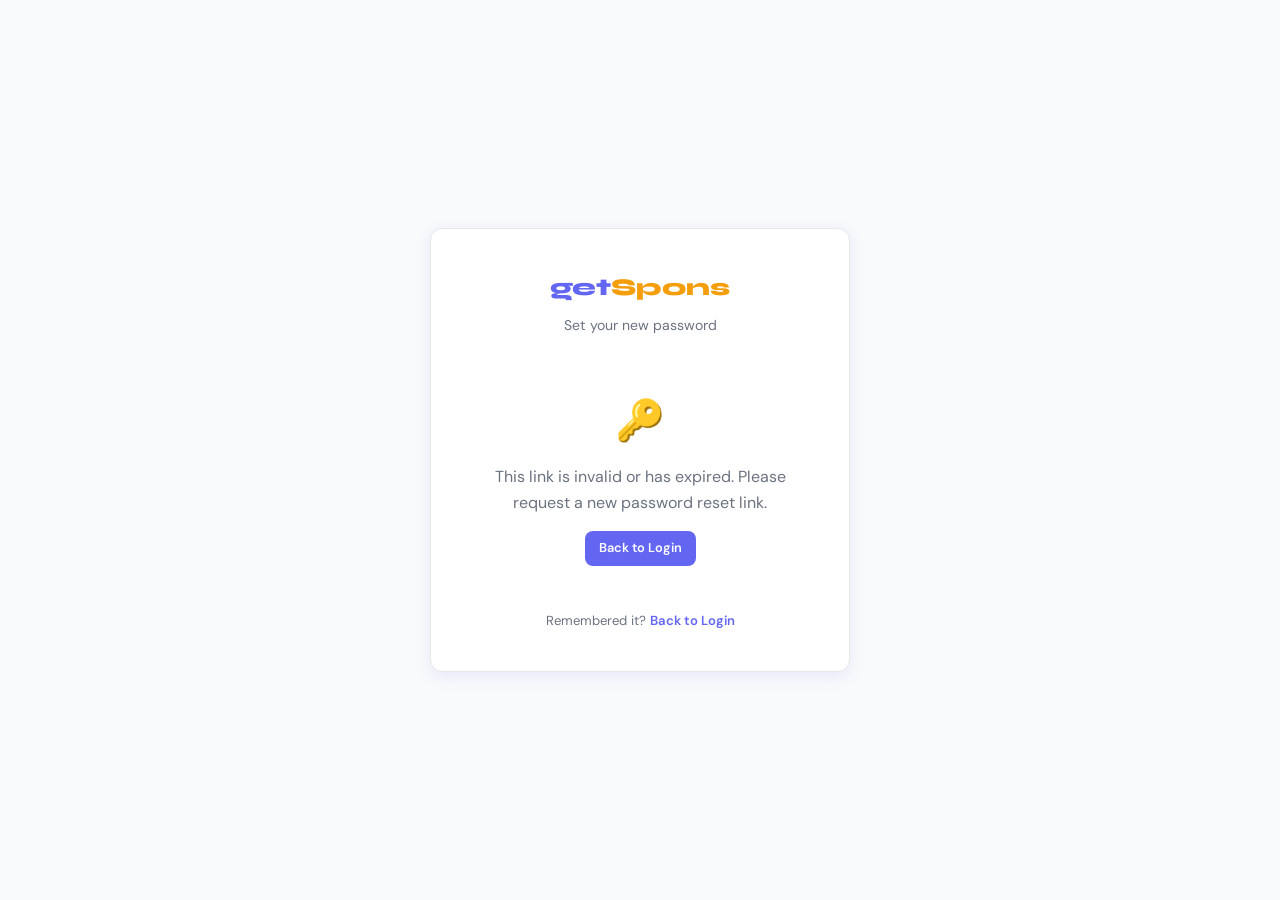
<file: frontend/reset-password.html>
<!DOCTYPE html>
<html lang="en">
<head>
  <meta charset="UTF-8" />
  <meta name="viewport" content="width=device-width, initial-scale=1.0" />
  <title>Reset Password — getSpons</title>
  <link rel="stylesheet" href="css/shared.css" />
  <style>
    body {
      background: var(--gray-50);
      display: flex;
      align-items: center;
      justify-content: center;
      min-height: 100vh;
      padding: 16px;
    }

    .auth-card {
      background: var(--white);
      border: 1px solid var(--gray-200);
      border-radius: var(--radius);
      padding: 40px 36px;
      width: 100%;
      max-width: 420px;
      box-shadow: var(--shadow-md);
    }

    .auth-logo {
      font-family: 'Syne', sans-serif;
      font-size: 1.5rem;
      font-weight: 800;
      color: var(--purple);
      text-align: center;
      margin-bottom: 6px;
    }
    .auth-logo span { color: var(--gold); }

    .auth-tagline {
      text-align: center;
      font-size: 0.88rem;
      color: var(--gray-500);
      margin-bottom: 28px;
    }

    .auth-form { display: flex; flex-direction: column; gap: 16px; }

    .auth-footer {
      margin-top: 20px;
      text-align: center;
      font-size: 0.82rem;
      color: var(--gray-500);
    }
    .auth-footer a { color: var(--purple); font-weight: 600; }

    .no-token-msg {
      text-align: center;
      padding: 24px 0;
      color: var(--gray-500);
    }
    .no-token-msg .icon { font-size: 2.5rem; margin-bottom: 12px; }

    /* Password toggle */
    .input-password-wrap { position: relative; }
    .input-password-wrap .form-input { padding-right: 44px; }
    .password-toggle {
      position: absolute;
      right: 12px;
      top: 50%;
      transform: translateY(-50%);
      background: none;
      border: none;
      cursor: pointer;
      color: var(--gray-400);
      padding: 4px;
      display: flex;
      align-items: center;
      transition: color 0.15s;
    }
    .password-toggle:hover { color: var(--purple); }
    .password-toggle svg { width: 18px; height: 18px; }

    @media (max-width: 480px) {
      .auth-card { padding: 28px 20px; }
    }
  </style>
</head>
<body>
  <div class="auth-card">
    <div class="auth-logo">get<span>Spons</span></div>
    <p class="auth-tagline">Set your new password</p>

    <div class="alert" id="alertBox"></div>

    <!-- Shown if no token found in URL hash -->
    <div id="noTokenMsg" class="no-token-msg" style="display:none">
      <div class="icon">🔑</div>
      <p style="margin-bottom:16px">This link is invalid or has expired. Please request a new password reset link.</p>
      <a href="login.html" class="btn btn-primary btn-sm">Back to Login</a>
    </div>

    <form class="auth-form" id="resetForm">

      <!-- New password with toggle -->
      <div class="form-group">
        <label class="form-label" for="newPassword">New Password</label>
        <div class="input-password-wrap">
          <input
            class="form-input"
            type="password"
            id="newPassword"
            placeholder="At least 6 characters"
            minlength="6"
            required
            autocomplete="new-password"
          />
          <button type="button" class="password-toggle" id="pwToggle1" aria-label="Show password">
            <svg id="eye1" xmlns="http://www.w3.org/2000/svg" fill="none" viewBox="0 0 24 24" stroke="currentColor">
              <path stroke-linecap="round" stroke-linejoin="round" stroke-width="2" d="M15 12a3 3 0 11-6 0 3 3 0 016 0z"/>
              <path stroke-linecap="round" stroke-linejoin="round" stroke-width="2" d="M2.458 12C3.732 7.943 7.523 5 12 5c4.477 0 8.268 2.943 9.542 7-1.274 4.057-5.065 7-9.542 7-4.477 0-8.268-2.943-9.542-7z"/>
            </svg>
            <svg id="eyeOff1" xmlns="http://www.w3.org/2000/svg" fill="none" viewBox="0 0 24 24" stroke="currentColor" style="display:none">
              <path stroke-linecap="round" stroke-linejoin="round" stroke-width="2" d="M13.875 18.825A10.05 10.05 0 0112 19c-4.477 0-8.268-2.943-9.542-7a9.97 9.97 0 011.563-3.029m5.858.908a3 3 0 114.243 4.243M9.878 9.878l4.242 4.242M9.88 9.88l-3.29-3.29m7.532 7.532l3.29 3.29M3 3l18 18"/>
            </svg>
          </button>
        </div>
      </div>

      <!-- Confirm password with toggle -->
      <div class="form-group">
        <label class="form-label" for="confirmPassword">Confirm Password</label>
        <div class="input-password-wrap">
          <input
            class="form-input"
            type="password"
            id="confirmPassword"
            placeholder="Repeat your new password"
            minlength="6"
            required
            autocomplete="new-password"
          />
          <button type="button" class="password-toggle" id="pwToggle2" aria-label="Show password">
            <svg id="eye2" xmlns="http://www.w3.org/2000/svg" fill="none" viewBox="0 0 24 24" stroke="currentColor">
              <path stroke-linecap="round" stroke-linejoin="round" stroke-width="2" d="M15 12a3 3 0 11-6 0 3 3 0 016 0z"/>
              <path stroke-linecap="round" stroke-linejoin="round" stroke-width="2" d="M2.458 12C3.732 7.943 7.523 5 12 5c4.477 0 8.268 2.943 9.542 7-1.274 4.057-5.065 7-9.542 7-4.477 0-8.268-2.943-9.542-7z"/>
            </svg>
            <svg id="eyeOff2" xmlns="http://www.w3.org/2000/svg" fill="none" viewBox="0 0 24 24" stroke="currentColor" style="display:none">
              <path stroke-linecap="round" stroke-linejoin="round" stroke-width="2" d="M13.875 18.825A10.05 10.05 0 0112 19c-4.477 0-8.268-2.943-9.542-7a9.97 9.97 0 011.563-3.029m5.858.908a3 3 0 114.243 4.243M9.878 9.878l4.242 4.242M9.88 9.88l-3.29-3.29m7.532 7.532l3.29 3.29M3 3l18 18"/>
            </svg>
          </button>
        </div>
      </div>

      <button type="submit" class="btn btn-primary btn-full btn-lg" id="submitBtn">
        Reset Password
      </button>
    </form>

    <p class="auth-footer">
      Remembered it? <a href="login.html">Back to Login</a>
    </p>
  </div>

  <script type="module">
    import { BASE_URL } from './js/api.js';

    const alertBox   = document.getElementById('alertBox');
    const resetForm  = document.getElementById('resetForm');
    const submitBtn  = document.getElementById('submitBtn');
    const noTokenMsg = document.getElementById('noTokenMsg');

    // ── Extract access_token from URL hash ────────────────────────────
    function getHashParam(key) {
      const params = new URLSearchParams(window.location.hash.substring(1));
      return params.get(key);
    }

    const accessToken = getHashParam('access_token');

    if (!accessToken) {
      resetForm.style.display = 'none';
      noTokenMsg.style.display = 'block';
    }

    // ── Password toggles (helper function to wire up each pair) ───────
    function wireToggle(inputId, toggleId, eyeId, eyeOffId) {
      const input  = document.getElementById(inputId);
      const toggle = document.getElementById(toggleId);
      const eye    = document.getElementById(eyeId);
      const eyeOff = document.getElementById(eyeOffId);

      toggle.addEventListener('click', () => {
        const hidden = input.type === 'password';
        input.type = hidden ? 'text' : 'password';
        eye.style.display    = hidden ? 'none' : '';
        eyeOff.style.display = hidden ? ''     : 'none';
      });
    }

    wireToggle('newPassword',     'pwToggle1', 'eye1', 'eyeOff1');
    wireToggle('confirmPassword', 'pwToggle2', 'eye2', 'eyeOff2');

    // ── Helpers ───────────────────────────────────────────────────────
    function showError(msg) {
      alertBox.textContent = msg;
      alertBox.className = 'alert alert-error show';
    }
    function showSuccess(msg) {
      alertBox.textContent = msg;
      alertBox.className = 'alert alert-success show';
    }

    // ── Form submit ───────────────────────────────────────────────────
    resetForm.addEventListener('submit', async (e) => {
      e.preventDefault();

      const newPassword     = document.getElementById('newPassword').value;
      const confirmPassword = document.getElementById('confirmPassword').value;

      if (newPassword !== confirmPassword) {
        showError('Passwords do not match. Please try again.');
        return;
      }
      if (newPassword.length < 6) {
        showError('Password must be at least 6 characters.');
        return;
      }

      submitBtn.disabled = true;
      submitBtn.innerHTML = '<span class="spinner"></span> Resetting…';

      try {
        const res = await fetch(`${BASE_URL}/api/auth/reset-password`, {
          method: 'POST',
          headers: { 'Content-Type': 'application/json' },
          body: JSON.stringify({ access_token: accessToken, new_password: newPassword }),
        });

        const data = await res.json();

        if (!res.ok) throw new Error(data.detail || 'Failed to reset password.');

        showSuccess('✅ Password reset! Redirecting you to login…');
        setTimeout(() => window.location.href = 'login.html', 1800);

      } catch (err) {
        showError(err.message || 'Something went wrong. Please try again.');
      } finally {
        submitBtn.disabled = false;
        submitBtn.textContent = 'Reset Password';
      }
    });
  </script>
</body>
</html>
</file>
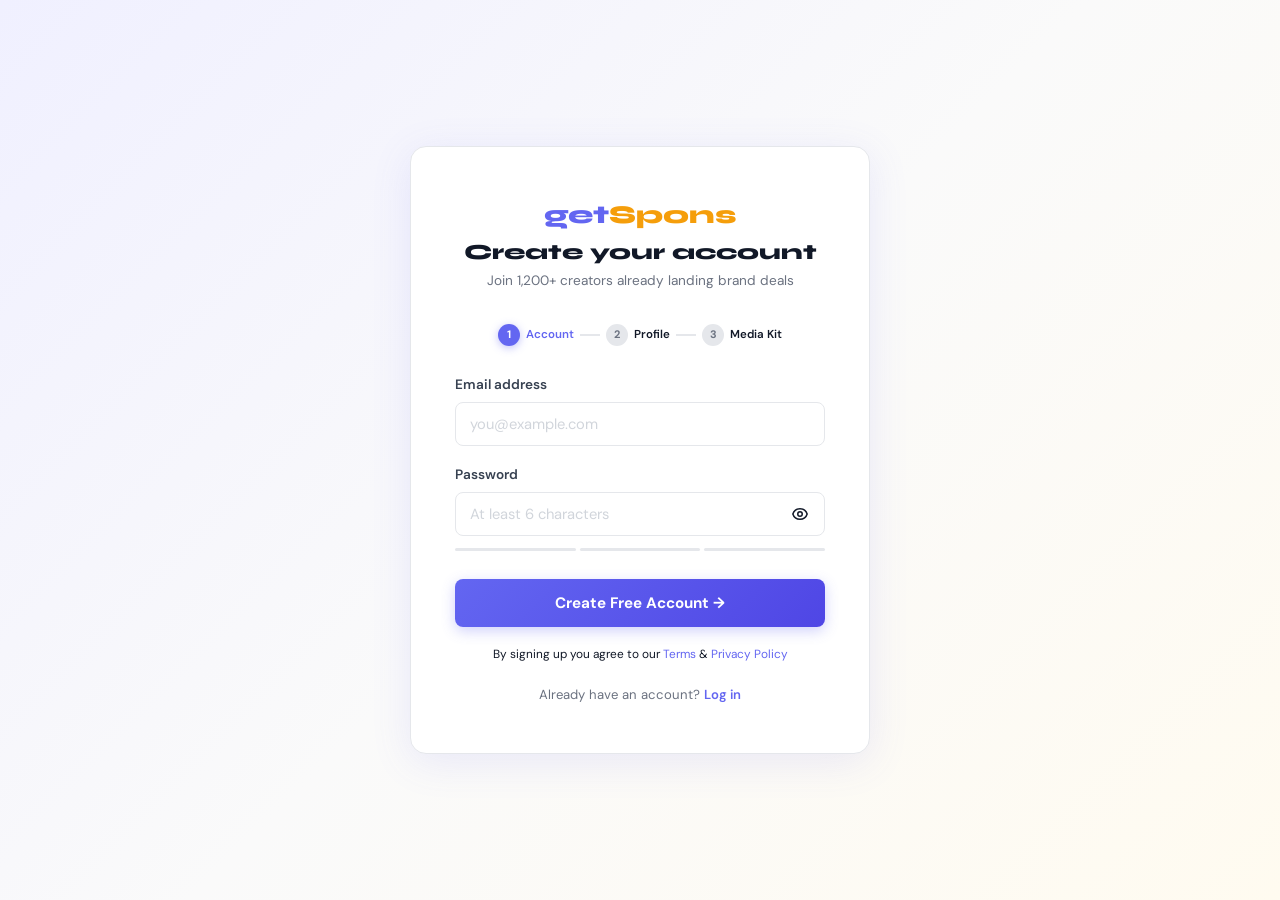
<file: frontend/signup.html>
<!DOCTYPE html>
<html lang="en">
<head>
  <meta charset="UTF-8" />
  <meta name="viewport" content="width=device-width, initial-scale=1.0" />
  <title>Create Account — getSpons</title>
  <link rel="stylesheet" href="css/shared.css" />
  <style>
    body {
      background: linear-gradient(135deg, #f0f0ff 0%, #fafafa 50%, #fffbf0 100%);
      display: flex;
      align-items: center;
      justify-content: center;
      min-height: 100vh;
      padding: 16px;
    }

    /* ── Signup card — wider for premium feel ── */
    .signup-card {
      background: var(--white);
      border: 1px solid var(--gray-200);
      border-radius: 16px;
      padding: 48px 44px;
      width: 100%;
      max-width: 460px;
      box-shadow: 0 8px 40px rgba(99,102,241,0.12);
      animation: fadeUp 0.35s ease;
    }

    @keyframes fadeUp {
      from { opacity: 0; transform: translateY(16px); }
      to   { opacity: 1; transform: translateY(0); }
    }

    /* ── Logo ── */
    .auth-logo {
      font-family: 'Syne', sans-serif;
      font-size: 1.6rem;
      font-weight: 800;
      color: var(--purple);
      text-align: center;
      margin-bottom: 4px;
    }
    .auth-logo span { color: var(--gold); }

    /* ── Heading ── */
    .signup-heading {
      text-align: center;
      font-family: 'Syne', sans-serif;
      font-size: 1.35rem;
      font-weight: 800;
      color: var(--gray-900);
      margin-bottom: 4px;
    }
    .signup-subtext {
      text-align: center;
      font-size: 0.85rem;
      color: var(--gray-500);
      margin-bottom: 32px;
    }

    /* ── Onboarding steps ── */
    .onboarding-steps {
      display: flex;
      align-items: center;
      justify-content: center;
      gap: 6px;
      margin-bottom: 28px;
    }
    .step {
      display: flex;
      align-items: center;
      gap: 6px;
      font-size: 0.72rem;
      color: var(--gray-400);
      font-weight: 600;
      white-space: nowrap;
    }
    .step.active { color: var(--purple); }
    .step-num {
      width: 22px;
      height: 22px;
      border-radius: 50%;
      background: var(--gray-200);
      color: var(--gray-500);
      font-size: 0.68rem;
      font-weight: 700;
      display: flex;
      align-items: center;
      justify-content: center;
      flex-shrink: 0;
    }
    .step.active .step-num {
      background: var(--purple);
      color: #fff;
      box-shadow: 0 2px 8px rgba(99,102,241,0.4);
    }
    .step-sep {
      width: 20px;
      height: 1.5px;
      background: var(--gray-200);
      flex-shrink: 0;
    }

    /* ── Form ── */
    .signup-form { display: flex; flex-direction: column; gap: 18px; }

    /* ── Divider with "or" ── */
    .auth-divider {
      display: flex;
      align-items: center;
      gap: 12px;
      margin: 4px 0;
      color: var(--gray-400);
      font-size: 0.78rem;
    }
    .auth-divider::before,
    .auth-divider::after {
      content: '';
      flex: 1;
      height: 1px;
      background: var(--gray-200);
    }

    /* ── Password input wrapper ── */
    .input-password-wrap { position: relative; }
    .input-password-wrap .form-input { padding-right: 44px; }
    .password-toggle {
      position: absolute;
      right: 12px;
      top: 50%;
      transform: translateY(-50%);
      background: none;
      border: none;
      cursor: pointer;
      color: var(--gray-400);
      padding: 4px;
      display: flex;
      align-items: center;
      transition: color 0.15s;
    }
    .password-toggle:hover { color: var(--purple); }
    .password-toggle svg { width: 18px; height: 18px; }

    /* ── Strength indicator ── */
    .pw-strength {
      display: flex;
      gap: 4px;
      margin-top: 6px;
    }
    .pw-strength-bar {
      height: 3px;
      flex: 1;
      border-radius: 2px;
      background: var(--gray-200);
      transition: background 0.25s;
    }
    .pw-strength-bar.weak   { background: var(--red); }
    .pw-strength-bar.medium { background: var(--gold); }
    .pw-strength-bar.strong { background: var(--green); }
    .pw-strength-label {
      font-size: 0.72rem;
      color: var(--gray-500);
      margin-top: 4px;
    }

    /* ── Submit button ── */
    .btn-signup {
      background: linear-gradient(135deg, var(--purple) 0%, var(--purple-dark) 100%);
      color: #fff;
      border: none;
      padding: 14px 24px;
      border-radius: var(--radius-sm);
      font-size: 0.95rem;
      font-weight: 700;
      cursor: pointer;
      transition: all 0.2s;
      box-shadow: 0 4px 14px rgba(99,102,241,0.3);
      width: 100%;
    }
    .btn-signup:hover { transform: translateY(-1px); box-shadow: 0 6px 20px rgba(99,102,241,0.4); }
    .btn-signup:active { transform: none; }
    .btn-signup:disabled { opacity: 0.6; cursor: not-allowed; transform: none; box-shadow: none; }

    /* ── Footer ── */
    .auth-footer {
      margin-top: 20px;
      text-align: center;
      font-size: 0.82rem;
      color: var(--gray-500);
    }
    .auth-footer a { color: var(--purple); font-weight: 600; }

    /* ── Terms text ── */
    .terms-note {
      font-size: 0.74rem;
      color: var(--gray-400);
      text-align: center;
    }
    .terms-note a { color: var(--purple); }

    /* ── Responsive ── */
    @media (max-width: 520px) {
      .signup-card { padding: 32px 20px; }
      .signup-heading { font-size: 1.15rem; }
    }
  </style>
</head>
<body>
  <div class="signup-card">

    <!-- Logo -->
    <div class="auth-logo">get<span>Spons</span></div>

    <!-- Heading -->
    <h1 class="signup-heading">Create your account</h1>
    <p class="signup-subtext">Join 1,200+ creators already landing brand deals</p>

    <!-- Onboarding progress: step 1 active -->
    <div class="onboarding-steps">
      <div class="step active">
        <div class="step-num">1</div>
        Account
      </div>
      <div class="step-sep"></div>
      <div class="step">
        <div class="step-num">2</div>
        Profile
      </div>
      <div class="step-sep"></div>
      <div class="step">
        <div class="step-num">3</div>
        Media Kit
      </div>
    </div>

    <!-- Alert box for errors/success -->
    <div class="alert" id="alertBox"></div>

    <form class="signup-form" id="signupForm">

      <!-- Email -->
      <div class="form-group">
        <label class="form-label" for="email">Email address</label>
        <input
          class="form-input"
          type="email"
          id="email"
          placeholder="you@example.com"
          required
          autocomplete="email"
        />
      </div>

      <!-- Password with toggle + strength meter -->
      <div class="form-group">
        <label class="form-label" for="password">Password</label>
        <div class="input-password-wrap">
          <input
            class="form-input"
            type="password"
            id="password"
            placeholder="At least 6 characters"
            minlength="6"
            required
            autocomplete="new-password"
          />
          <button type="button" class="password-toggle" id="pwToggle" aria-label="Show password">
            <svg id="eyeIcon" xmlns="http://www.w3.org/2000/svg" fill="none" viewBox="0 0 24 24" stroke="currentColor">
              <path stroke-linecap="round" stroke-linejoin="round" stroke-width="2"
                d="M15 12a3 3 0 11-6 0 3 3 0 016 0z"/>
              <path stroke-linecap="round" stroke-linejoin="round" stroke-width="2"
                d="M2.458 12C3.732 7.943 7.523 5 12 5c4.477 0 8.268 2.943 9.542 7
                   -1.274 4.057-5.065 7-9.542 7-4.477 0-8.268-2.943-9.542-7z"/>
            </svg>
            <svg id="eyeOffIcon" xmlns="http://www.w3.org/2000/svg" fill="none" viewBox="0 0 24 24" stroke="currentColor" style="display:none">
              <path stroke-linecap="round" stroke-linejoin="round" stroke-width="2"
                d="M13.875 18.825A10.05 10.05 0 0112 19c-4.477 0-8.268-2.943-9.542-7
                   a9.97 9.97 0 011.563-3.029m5.858.908a3 3 0 114.243 4.243
                   M9.878 9.878l4.242 4.242M9.88 9.88l-3.29-3.29m7.532 7.532l3.29 3.29
                   M3 3l18 18"/>
            </svg>
          </button>
        </div>
        <!-- Live password strength meter -->
        <div class="pw-strength" id="pwStrengthBars">
          <div class="pw-strength-bar" id="bar1"></div>
          <div class="pw-strength-bar" id="bar2"></div>
          <div class="pw-strength-bar" id="bar3"></div>
        </div>
        <div class="pw-strength-label" id="pwStrengthLabel"></div>
      </div>

      <!-- Submit -->
      <button type="submit" class="btn-signup" id="submitBtn">
        Create Free Account →
      </button>

      <p class="terms-note">
        By signing up you agree to our <a href="#">Terms</a> &amp; <a href="#">Privacy Policy</a>
      </p>
    </form>

    <p class="auth-footer">
      Already have an account? <a href="login.html">Log in</a>
    </p>
  </div>

  <script type="module">
    import { API, getToken } from './js/api.js';

    // Already logged in → redirect
    if (getToken()) window.location.href = 'dashboard.html';

    const form      = document.getElementById('signupForm');
    const alertBox  = document.getElementById('alertBox');
    const submitBtn = document.getElementById('submitBtn');

    // ── Password show/hide toggle ─────────────────────────────────────
    const pwInput    = document.getElementById('password');
    const pwToggle   = document.getElementById('pwToggle');
    const eyeIcon    = document.getElementById('eyeIcon');
    const eyeOffIcon = document.getElementById('eyeOffIcon');

    pwToggle.addEventListener('click', () => {
      const isHidden = pwInput.type === 'password';
      pwInput.type = isHidden ? 'text' : 'password';
      eyeIcon.style.display    = isHidden ? 'none' : '';
      eyeOffIcon.style.display = isHidden ? ''     : 'none';
    });

    // ── Live password strength indicator ─────────────────────────────
    const bars  = [document.getElementById('bar1'), document.getElementById('bar2'), document.getElementById('bar3')];
    const label = document.getElementById('pwStrengthLabel');

    function getStrength(pw) {
      if (pw.length < 4) return 0;
      let score = 0;
      if (pw.length >= 6)  score++;
      if (pw.length >= 10) score++;
      if (/[A-Z]/.test(pw) && /[0-9]/.test(pw)) score++;
      if (/[^A-Za-z0-9]/.test(pw)) score++;
      return Math.min(score, 3);
    }

    pwInput.addEventListener('input', () => {
      const pw = pwInput.value;
      if (!pw) {
        bars.forEach(b => b.className = 'pw-strength-bar');
        label.textContent = '';
        return;
      }
      const strength = getStrength(pw);
      const levelClass = ['', 'weak', 'medium', 'strong'][strength];
      const levelText  = ['', 'Weak', 'Fair', 'Strong'][strength];

      bars.forEach((b, i) => {
        b.className = 'pw-strength-bar' + (i < strength ? ' ' + levelClass : '');
      });
      label.textContent = pw.length > 0 ? levelText : '';
    });

    // ── Alert helpers ─────────────────────────────────────────────────
    function showError(msg) {
      alertBox.textContent = msg;
      alertBox.className = 'alert alert-error show';
    }
    function showSuccess(msg) {
      alertBox.textContent = msg;
      alertBox.className = 'alert alert-success show';
    }

    // ── Form submit ───────────────────────────────────────────────────
    form.addEventListener('submit', async (e) => {
      e.preventDefault();

      const email    = document.getElementById('email').value.trim();
      const password = pwInput.value;

      submitBtn.disabled = true;
      submitBtn.innerHTML = '<span class="spinner"></span> Creating account…';

      try {
        const result = await API.signup(email, password);

        if (result.success) {
          showSuccess('Account created! Logging you in…');

          try {
            await API.login(email, password);
          } catch (_) {
            setTimeout(() => window.location.href = 'login.html', 1500);
            return;
          }

          showSuccess('✅ Account created! Let\'s set up your profile…');
          setTimeout(() => window.location.href = 'profile.html', 1200);

        } else {
          showError(result.error || 'Signup failed. Please try again.');
        }

      } catch (err) {
        showError(err.message || 'Something went wrong. Please try again.');
      } finally {
        submitBtn.disabled = false;
        submitBtn.textContent = 'Create Free Account →';
      }
    });
  </script>
</body>
</html>
</file>
<file: frontend/css/shared.css>
/* ─── shared.css — Design tokens & reusable components for getSpons ─── */

/* Google Fonts */
@import url('https://fonts.googleapis.com/css2?family=Syne:wght@700;800&family=DM+Sans:ital,wght@0,400;0,500;0,600;1,400&display=swap');

/* ─── Tokens ─────────────────────────────────────────────────────────── */
:root {
  --purple:       #6366F1;
  --purple-dark:  #4F46E5;
  --purple-light: #EEF2FF;
  --gold:         #F59E0B;
  --gold-light:   #FEF3C7;
  --white:        #FFFFFF;
  --gray-50:      #F9FAFB;
  --gray-100:     #F3F4F6;
  --gray-200:     #E5E7EB;
  --gray-300:     #D1D5DB;
  --gray-500:     #6B7280;
  --gray-700:     #374151;
  --gray-900:     #111827;
  --green:        #10B981;
  --red:          #EF4444;
  --radius:       12px;
  --radius-sm:    8px;
  --shadow-sm:    0 1px 3px rgba(0,0,0,0.08);
  --shadow-md:    0 4px 16px rgba(99,102,241,0.12);
  --shadow-lg:    0 20px 60px rgba(99,102,241,0.14);
}

/* ─── Reset ──────────────────────────────────────────────────────────── */
*, *::before, *::after { box-sizing: border-box; margin: 0; padding: 0; }
html { scroll-behavior: smooth; }
body {
  font-family: 'DM Sans', sans-serif;
  background: var(--gray-50);
  color: var(--gray-900);
  line-height: 1.6;
  overflow-x: hidden;
}
h1, h2, h3, h4 { font-family: 'Syne', sans-serif; line-height: 1.2; }
a { text-decoration: none; color: inherit; }
img { max-width: 100%; }
input, select, textarea, button { font-family: inherit; }

/* ─── Layout ─────────────────────────────────────────────────────────── */
.container { max-width: 1100px; margin: 0 auto; padding: 0 24px; }
.page-wrapper { display: flex; min-height: 100vh; }

/* ─── Buttons ────────────────────────────────────────────────────────── */
.btn {
  display: inline-flex;
  align-items: center;
  justify-content: center;
  gap: 8px;
  font-weight: 600;
  font-size: 0.9rem;
  padding: 11px 22px;
  border-radius: var(--radius-sm);
  border: none;
  cursor: pointer;
  transition: all 0.18s ease;
}
.btn:active { transform: scale(0.98); }
.btn:disabled { opacity: 0.55; cursor: not-allowed; transform: none; }

.btn-primary   { background: var(--purple); color: #fff; }
.btn-primary:hover { background: var(--purple-dark); }

.btn-gold      { background: var(--gold); color: #78350F; }
.btn-gold:hover { background: #FBBF24; }

.btn-outline   { background: transparent; color: var(--purple); border: 1.5px solid var(--purple); }
.btn-outline:hover { background: var(--purple-light); }

.btn-ghost     { background: transparent; color: var(--gray-700); border: 1.5px solid var(--gray-300); }
.btn-ghost:hover { border-color: var(--purple); color: var(--purple); }

.btn-danger    { background: #FEE2E2; color: #B91C1C; }
.btn-danger:hover { background: #FECACA; }

.btn-sm { padding: 7px 14px; font-size: 0.8rem; }
.btn-lg { padding: 14px 32px; font-size: 1rem; }
.btn-full { width: 100%; }

/* ─── Form elements ──────────────────────────────────────────────────── */
.form-group { display: flex; flex-direction: column; gap: 6px; }
.form-label { font-size: 0.85rem; font-weight: 600; color: var(--gray-700); }

.form-input,
.form-select,
.form-textarea {
  width: 100%;
  padding: 11px 14px;
  border: 1.5px solid var(--gray-200);
  border-radius: var(--radius-sm);
  background: var(--white);
  color: var(--gray-900);
  font-size: 0.92rem;
  transition: border-color 0.2s, box-shadow 0.2s;
}
.form-input:focus,
.form-select:focus,
.form-textarea:focus {
  outline: none;
  border-color: var(--purple);
  box-shadow: 0 0 0 3px var(--purple-light);
}
.form-input::placeholder,
.form-textarea::placeholder { color: var(--gray-300); }
.form-textarea { resize: vertical; min-height: 90px; }
.form-hint { font-size: 0.78rem; color: var(--gray-500); }

/* ─── Card ───────────────────────────────────────────────────────────── */
.card {
  background: var(--white);
  border: 1px solid var(--gray-200);
  border-radius: var(--radius);
  padding: 24px;
}
.card-sm { padding: 16px; }
.card-lg { padding: 32px; }

/* ─── Badge ──────────────────────────────────────────────────────────── */
.badge {
  display: inline-block;
  font-size: 0.7rem;
  font-weight: 700;
  padding: 3px 9px;
  border-radius: 999px;
}
.badge-purple { background: var(--purple-light); color: var(--purple-dark); }
.badge-gold   { background: var(--gold-light);   color: #92400E; }
.badge-green  { background: #D1FAE5; color: #065F46; }
.badge-gray   { background: var(--gray-100); color: var(--gray-700); }
.badge-red    { background: #FEE2E2; color: #B91C1C; }

/* ─── Alert / Toast ──────────────────────────────────────────────────── */
.alert {
  padding: 12px 16px;
  border-radius: var(--radius-sm);
  font-size: 0.88rem;
  font-weight: 500;
  display: none;
}
.alert.show { display: block; }
.alert-error   { background: #FEE2E2; color: #B91C1C; border: 1px solid #FECACA; }
.alert-success { background: #D1FAE5; color: #065F46; border: 1px solid #A7F3D0; }
.alert-info    { background: var(--purple-light); color: var(--purple-dark); border: 1px solid #C7D2FE; }

/* ─── Spinner ────────────────────────────────────────────────────────── */
.spinner {
  display: inline-block;
  width: 18px; height: 18px;
  border: 2.5px solid rgba(255,255,255,0.3);
  border-top-color: white;
  border-radius: 50%;
  animation: spin 0.7s linear infinite;
}
.spinner-purple {
  border-color: var(--purple-light);
  border-top-color: var(--purple);
}
@keyframes spin { to { transform: rotate(360deg); } }

/* ─── Sidebar nav ────────────────────────────────────────────────────── */
.sidebar {
  width: 230px;
  background: var(--white);
  border-right: 1px solid var(--gray-200);
  display: flex;
  flex-direction: column;
  padding: 24px 0;
  position: sticky;
  top: 0;
  height: 100vh;
  overflow-y: auto;
  flex-shrink: 0;
}
.sidebar-logo {
  font-family: 'Syne', sans-serif;
  font-size: 1.3rem;
  font-weight: 800;
  color: var(--purple);
  padding: 0 24px 24px;
  border-bottom: 1px solid var(--gray-100);
  margin-bottom: 12px;
}
.sidebar-logo span { color: var(--gold); }

.sidebar-nav { flex: 1; display: flex; flex-direction: column; gap: 2px; padding: 0 12px; }

.sidebar-link {
  display: flex;
  align-items: center;
  gap: 10px;
  padding: 10px 12px;
  border-radius: var(--radius-sm);
  font-size: 0.88rem;
  font-weight: 500;
  color: var(--gray-700);
  transition: all 0.15s;
}
.sidebar-link:hover  { background: var(--gray-100); color: var(--gray-900); }
.sidebar-link.active { background: var(--purple-light); color: var(--purple-dark); font-weight: 600; }
.sidebar-link .icon  { font-size: 1.05rem; width: 20px; text-align: center; }

.sidebar-bottom { padding: 16px 12px 0; border-top: 1px solid var(--gray-100); margin-top: auto; }

/* ─── Main content area ──────────────────────────────────────────────── */
.main-content { flex: 1; overflow-y: auto; padding: 32px; }
.page-title { font-size: 1.6rem; font-weight: 800; margin-bottom: 4px; }
.page-subtitle { font-size: 0.9rem; color: var(--gray-500); margin-bottom: 28px; }

/* ─── Status pill (for pitches) ──────────────────────────────────────── */
.status-draft   { background: var(--gray-100);   color: var(--gray-700); }
.status-sent    { background: #DBEAFE; color: #1E40AF; }
.status-replied { background: #FEF3C7; color: #92400E; }
.status-deal    { background: #D1FAE5; color: #065F46; }

/* ─── Modal ──────────────────────────────────────────────────────────── */
.modal-backdrop {
  display: none;
  position: fixed; inset: 0;
  background: rgba(17,24,39,0.55);
  z-index: 200;
  align-items: center;
  justify-content: center;
  padding: 16px;
}
.modal-backdrop.open { display: flex; }
.modal {
  background: var(--white);
  border-radius: var(--radius);
  padding: 28px;
  width: 100%;
  max-width: 560px;
  max-height: 90vh;
  overflow-y: auto;
  position: relative;
}
.modal-close {
  position: absolute; top: 16px; right: 16px;
  background: none; border: none;
  font-size: 1.3rem; color: var(--gray-500);
  cursor: pointer; line-height: 1;
}
.modal-close:hover { color: var(--gray-900); }
.modal-title { font-size: 1.1rem; font-weight: 700; margin-bottom: 16px; }

/* ─── Divider ────────────────────────────────────────────────────────── */
.divider {
  border: none;
  border-top: 1px solid var(--gray-200);
  margin: 20px 0;
}

/* ─── Empty state ────────────────────────────────────────────────────── */
.empty-state {
  text-align: center;
  padding: 48px 24px;
  color: var(--gray-500);
}
.empty-state .empty-icon { font-size: 3rem; margin-bottom: 12px; }
.empty-state p { font-size: 0.92rem; margin-bottom: 16px; }

/* ─── Responsive ─────────────────────────────────────────────────────── */
@media (max-width: 768px) {
  .sidebar { display: none; }
  .main-content { padding: 20px 16px; }

  /* Mobile bottom nav */
  .mobile-nav {
    display: flex;
    position: fixed; bottom: 0; left: 0; right: 0;
    background: var(--white);
    border-top: 1px solid var(--gray-200);
    z-index: 100;
    padding: 8px 0 12px;
  }
  .mobile-nav a {
    flex: 1;
    display: flex; flex-direction: column;
    align-items: center; gap: 3px;
    font-size: 0.65rem; font-weight: 600;
    color: var(--gray-500);
  }
  .mobile-nav a.active { color: var(--purple); }
  .mobile-nav a .icon { font-size: 1.3rem; }

  body.has-mobile-nav { padding-bottom: 70px; }
}

@media (min-width: 769px) {
  .mobile-nav { display: none; }
}

/* ─── Password input wrapper (auth pages) ────────────────────────────── */
.input-password-wrap { position: relative; }
.input-password-wrap .form-input { padding-right: 44px; }

/* ─── Skeleton loader (shared) ───────────────────────────────────────── */
.skeleton {
  background: linear-gradient(90deg, var(--gray-100) 25%, var(--gray-200) 50%, var(--gray-100) 75%);
  background-size: 200% 100%;
  animation: shimmer 1.4s infinite;
  border-radius: 4px;
  display: block;
}
@keyframes shimmer { to { background-position: -200% 0; } }

/* ─── Additional mobile responsive fixes ────────────────────────────── */

/* Ensure page wrapper handles small screens */
@media (max-width: 768px) {
  .page-wrapper { flex-direction: column; }
  .main-content { padding: 16px; padding-bottom: 80px; }
  .page-title { font-size: 1.3rem; }
  .page-subtitle { font-size: 0.82rem; margin-bottom: 20px; }

  /* Modal sizing on mobile */
  .modal { padding: 20px 16px; max-height: 85vh; }
  .modal-backdrop { padding: 8px; align-items: flex-end; }

  /* Card grids collapse to single column */
  .brands-grid { grid-template-columns: 1fr !important; }
}

@media (max-width: 480px) {
  body { font-size: 0.9rem; }
  .btn-lg { padding: 12px 20px; font-size: 0.9rem; }
  .auth-card { padding: 24px 16px; margin: 8px; }

  /* Stack button rows on very small screens */
  .card-btn-row { flex-direction: column; }

  /* Pills wrap and shrink */
  .niche-pills { gap: 6px; }
  .niche-pill { padding: 5px 12px; font-size: 0.74rem; }
}

/* Medium screens — tablet */
@media (min-width: 769px) and (max-width: 1024px) {
  .sidebar { width: 200px; }
  .main-content { padding: 24px 20px; }
}

/* Large screens */
@media (min-width: 1280px) {
  .main-content { padding: 36px 40px; }
}
</file>
